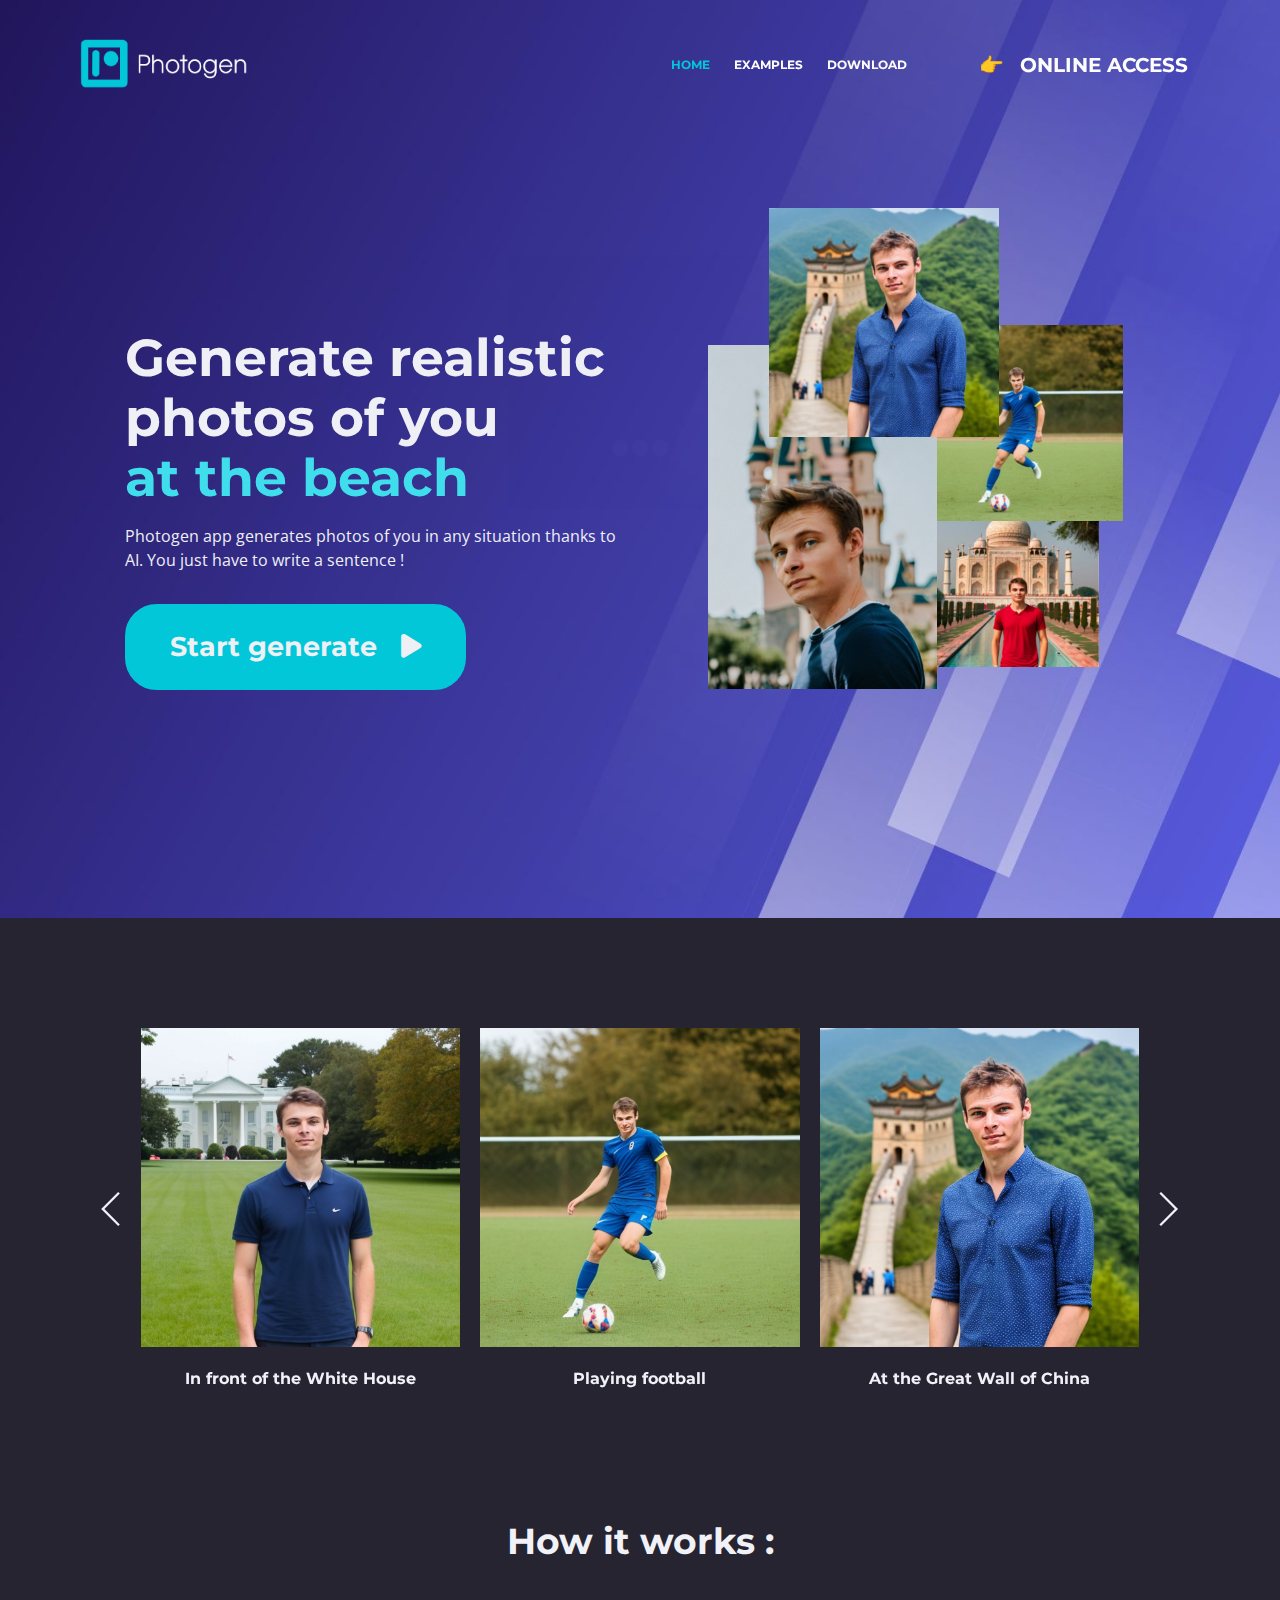
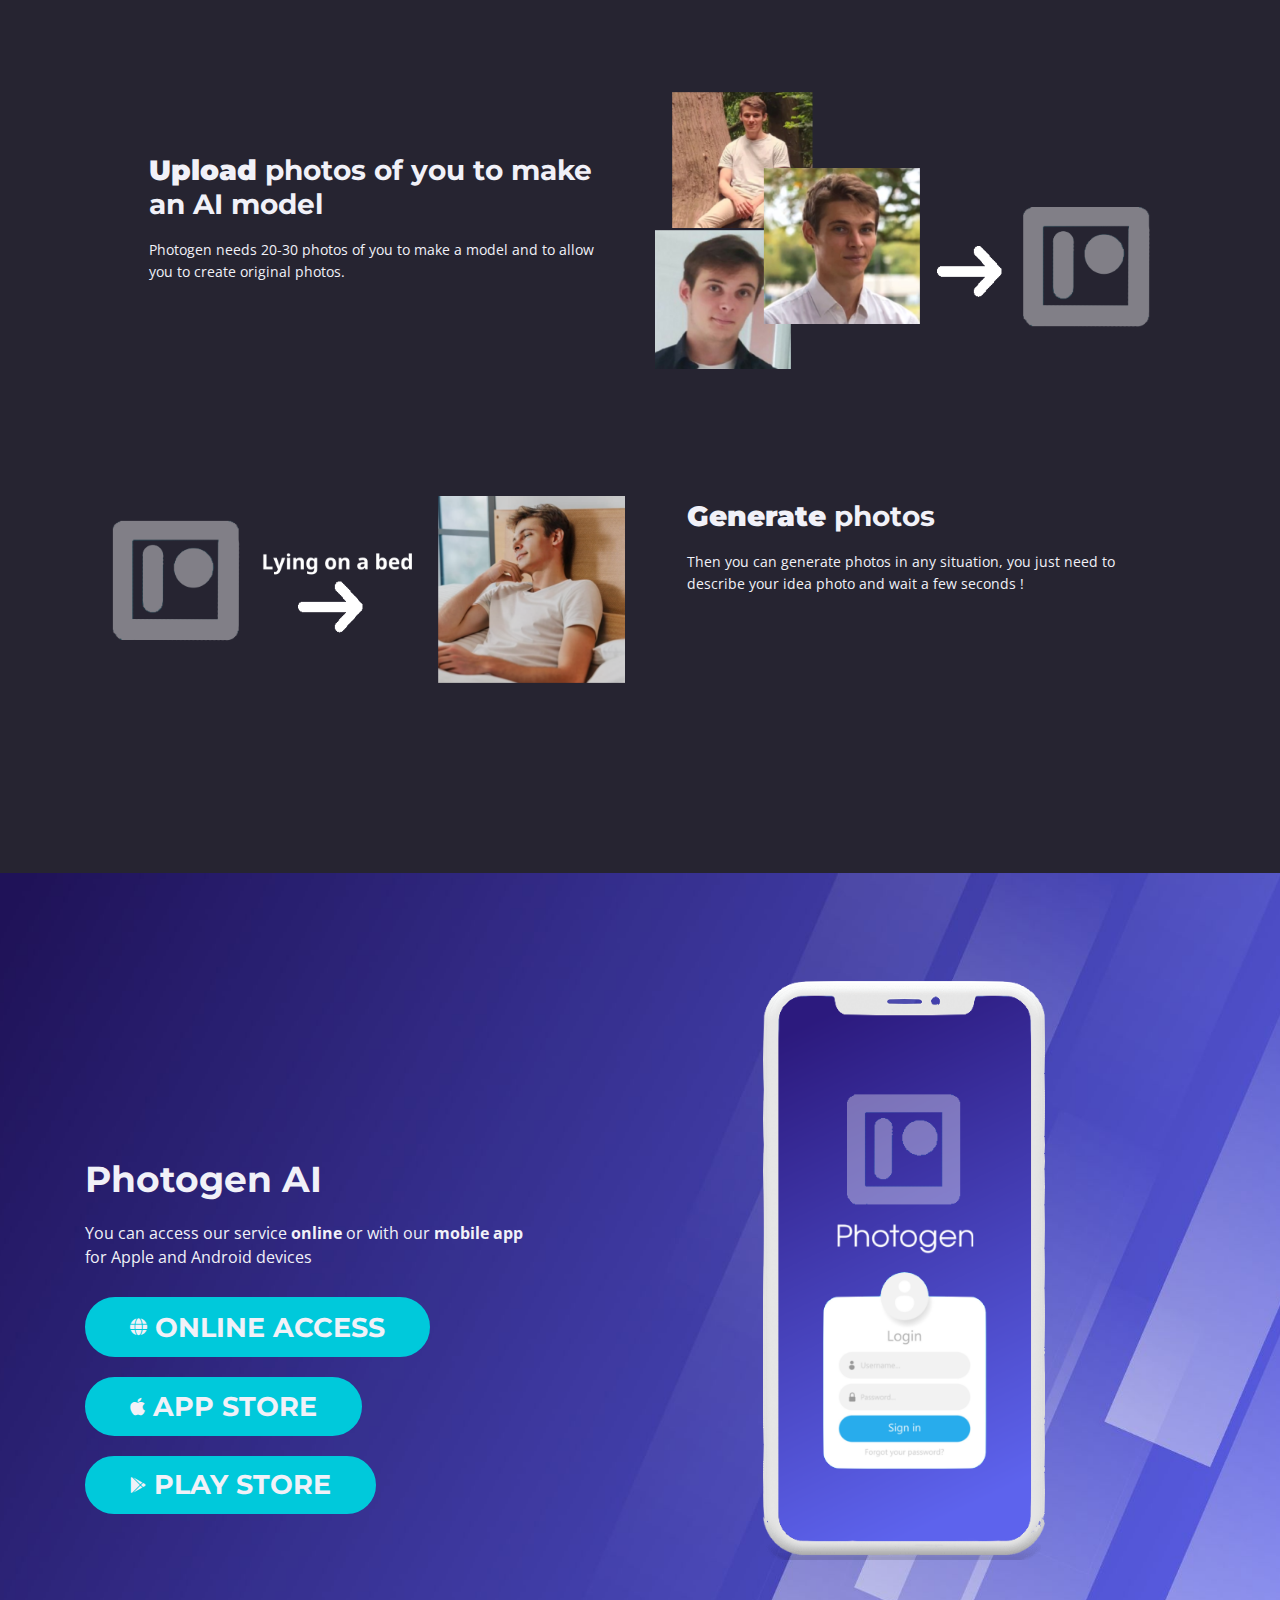
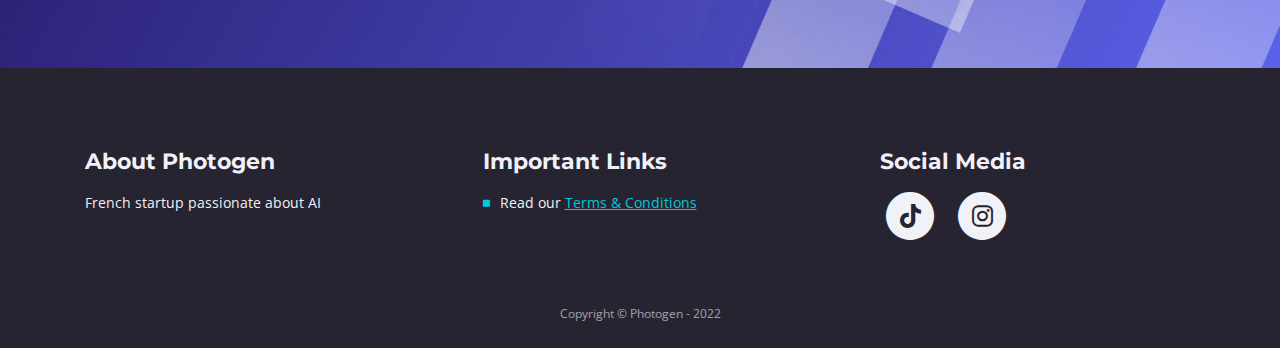
<file: index.html>
<!DOCTYPE html>
<html lang="en">
<head>
    <meta charset="utf-8">
    <meta name="viewport" content="width=device-width, initial-scale=1, shrink-to-fit=no">
    
    <!-- SEO Meta Tags -->
    <meta name="description" content="Photogen, a mobile app and website to generate realistic photos using AI">
    <meta name="author" content="Photogen">

    <!-- OG Meta Tags to improve the way the post looks when you share the page on LinkedIn, Facebook, Google+ -->
	<meta property="og:site_name" content="" /> <!-- website name -->
	<meta property="og:site" content="" /> <!-- website link -->
	<meta property="og:title" content=""/> <!-- title shown in the actual shared post -->
	<meta property="og:description" content="" /> <!-- description shown in the actual shared post -->
	<meta property="og:image" content="" /> <!-- image link, make sure it's jpg -->
	<meta property="og:url" content="" /> <!-- where do you want your post to link to -->
	<meta property="og:type" content="article" />

    <!-- Website Title -->
    <title>Photogen - Your AI-powered photographer</title>
    
    <!-- Styles -->
    <link href="https://fonts.googleapis.com/css?family=Montserrat:400,600,700" rel="stylesheet">
    <link href="https://fonts.googleapis.com/css?family=Open+Sans:400,400i,700,700i" rel="stylesheet">
    <link href="css/bootstrap.css" rel="stylesheet">
    <link href="https://cdnjs.cloudflare.com/ajax/libs/font-awesome/6.2.1/css/all.min.css" rel="stylesheet">
    <link href="css/swiper.css" rel="stylesheet">
	<link href="css/magnific-popup.css" rel="stylesheet">
	<link href="css/styles.css" rel="stylesheet">
	
	<!-- Favicon  -->
    <link rel="icon" href="images/favicon.png">
</head>
<body data-spy="scroll" data-target=".fixed-top">
    
    <!-- Preloader -->
	<div class="spinner-wrapper">
        <div class="spinner">
            <div class="bounce1"></div>
            <div class="bounce2"></div>
            <div class="bounce3"></div>
        </div>
    </div>
    <!-- end of preloader -->
    

    <!-- Navbar -->
    <nav class="navbar navbar-expand-md navbar-dark navbar-custom fixed-top">
        <!-- Text Logo - Use this if you don't have a graphic logo -->
        <!-- <a class="navbar-brand logo-text page-scroll" href="index.html">Photogen</a> -->

        <!-- Image Logo -->
        <a class="navbar-brand logo-image" href="index.html"><img src="images/logo.png" alt="alternative"></a>
        
        <!-- Mobile Menu Toggle Button -->
        <button class="navbar-toggler" type="button" data-toggle="collapse" data-target="#navbarsExampleDefault" aria-controls="navbarsExampleDefault" aria-expanded="false" aria-label="Toggle navigation">
            <span class="navbar-toggler-awesome fas fa-bars"></span>
            <span class="navbar-toggler-awesome fas fa-times"></span>
        </button>
        <!-- end of mobile menu toggle button -->

        <div class="collapse navbar-collapse" id="navbarsExampleDefault">
            <ul class="navbar-nav ml-auto">
                <li class="nav-item">
                    <a class="nav-link page-scroll" href="#header">HOME <span class="sr-only">(current)</span></a>
                </li>
                <li class="nav-item">
                    <a class="nav-link page-scroll" href="#examples">EXAMPLES</a>
                </li>
                <li class="nav-item">
                    <a class="nav-link page-scroll" href="#download">DOWNLOAD</a>
                </li>

                <!-- Dropdown Menu -->
<!--                <li class="nav-item dropdown">-->
<!--                    <a class="nav-link dropdown-toggle page-scroll" href="#details" id="navbarDropdown" role="button" aria-haspopup="true" aria-expanded="false">DETAILS</a>-->
<!--                    <div class="dropdown-menu" aria-labelledby="navbarDropdown">-->
<!--                        <a class="dropdown-item" href="terms-conditions.html"><span class="item-text">TERMS CONDITIONS</span></a>-->
<!--                        <div class="dropdown-items-divide-hr"></div>-->
<!--                        <a class="dropdown-item" href="privacy-policy.html"><span class="item-text">PRIVACY POLICY</span></a>-->
<!--                    </div>-->
<!--                </li>-->

                <li class="nav-item signin">
                    <a style="font-size: 20px;" class="nav-link page-scroll"><span>👉</span> <span style="margin-left: 10px"> ONLINE ACCESS  </span>  </a>
                </li>
            </ul>

        </div>
    </nav> <!-- end of navbar -->
    <!-- end of navbar -->


    <!-- Header -->
    <header id="header" class="header">
        <div class="header-content">
            <div class="container">
                <div class="row">
                    <div class="col-lg-6">
                        <div class="text-container">
                            <h1>Generate realistic photos of you <br><span id="js-rotating">at the beach, playing football, at the taj mahal</span></h1>
                            <p class="p-large">Photogen app generates photos of you in any situation thanks to AI. You just have to write a sentence !</p>
                            <a class="btn-solid-lg page-scroll">Start generate &nbsp <i class="fa fa-play"></i></a>

                        </div>
                    </div> <!-- end of col -->
                    <div class="col-lg-6">
                        <div class="image-container">
                            <img class="img-fluid" src="images/header-iphone.png" alt="alternative">
                        </div> <!-- end of image-container -->
                    </div> <!-- end of col -->
                </div> <!-- end of row -->
            </div> <!-- end of container -->
        </div> <!-- end of header-content -->
    </header> <!-- end of header -->
    <!-- end of header -->


    <!-- Testimonials -->
    <div id="examples" class="slider-1 padding-top">
        <div class="container">
            <div class="row">
                <div class="col-lg-12">

                    <!-- Card Slider -->
                    <div class="slider-container">
                        <div class="swiper-container card-slider">
                            <div class="swiper-wrapper">
                                
                                <!-- Slide -->
                                <div class="swiper-slide">
                                    <div class="card">
                                        <a href="images/photo2.png" class="popup-link" data-effect="fadeIn">
                                            <img class="img-fluid" src="images/photo2.png" alt="alternative">
                                        </a>
                                        <div class="card-body">
                                            <p class="testimonial-author">In front of the White House</p>
                                        </div>
                                    </div>
                                </div> <!-- end of swiper-slide -->
                                <!-- end of slide -->
        

                                <!-- Slide -->
                                <div class="swiper-slide">
                                    <div class="card">
                                    <a href="images/photo3.png" class="popup-link" data-effect="fadeIn">
                                        <img class="img-fluid" src="images/photo3.png" alt="alternative">
                                        </a>
                                        <div class="card-body">
                                            <p class="testimonial-author">Playing football</p>
                                        </div>
                                    </div>        
                                </div> <!-- end of swiper-slide -->
                                <!-- end of slide -->
        
                                <!-- Slide -->
                                <div class="swiper-slide">
                                    <div class="card">
                                    <a href="images/photo4.png" class="popup-link" data-effect="fadeIn">
                                        <img class="img-fluid" src="images/photo4.png" alt="alternative">
                                        </a>
                                        <div class="card-body">
                                            <p class="testimonial-author">At the Great Wall of China</p>
                                        </div>
                                    </div>
                                </div> <!-- end of swiper-slide -->
                                <!-- end of slide -->
        
                                <!-- Slide -->
                                <div class="swiper-slide">
                                    <div class="card">
                                    <a href="images/photoè.png" class="popup-link" data-effect="fadeIn">
                                        <img class="img-fluid" src="images/photoè.png" alt="alternative">
                                        </a>
                                        <div class="card-body">
                                            <p class="testimonial-author">At the Taj Mahal</p>
                                        </div>
                                    </div>        
                                </div> <!-- end of swiper-slide -->
                                <!-- end of slide -->
        
                                <!-- Slide -->
                                <div class="swiper-slide">
                                    <div class="card">
                                    <a href="images/photo5.png" class="popup-link" data-effect="fadeIn">
                                        <img  class="img-fluid" src="images/photo5.png" alt="alternative">
                                        </a>
                                        <div class="card-body">
                                            <p class="testimonial-author">At the beach</p>
                                        </div>
                                    </div>
                                </div> <!-- end of swiper-slide -->
                                <!-- end of slide -->

                            </div> <!-- end of swiper-wrapper -->

                            <!-- Add Arrows -->
                            <div class="swiper-button-next"></div>
                            <div class="swiper-button-prev"></div>
                            <!-- end of add arrows -->

                        </div> <!-- end of swiper-container -->
                    </div> <!-- end of slider-container -->
                    <!-- end of card slider -->

                </div> <!-- end of col -->
            </div> <!-- end of row -->
        </div> <!-- end of container -->
    </div> <!-- end of slider-1 -->
    <!-- end of testimonials -->
    


    <!-- Details 1 -->
    <div id="explanation-1" class="basic-2">
            <h2 class="padding-btm text-center">How it works :</h2>

        <div class="container">
            <div class="row">
            <div class="col-lg-6">
                    <div class="text-container">
                        <h3><b>Upload</b> photos of you to make an AI model</h3>
                        <p>Photogen needs 20-30 photos of you to make a model and to allow you to create original photos.</p>
                        <!--<a class="btn-solid-reg popup-with-move-anim" href="#details-lightbox-1">LIGHTBOX</a>-->
                    </div> <!-- end of text-container -->
                </div> <!-- end of col -->
                <div class="col-lg-6">
                <a>
                    <img class="img-fluid" src="images/details-1-iphone.png" alt="alternative">
                </a>
                </div> <!-- end of col -->

            </div> <!-- end of row -->
        </div> <!-- end of container -->
    </div> <!-- end of basic-2 -->
    <!-- end of details 1 -->


    <!-- Details 2 -->
    <div id="explanation-2" class="basic-3">
        <div class="second">
            <div class="container">
                <div class="row">
                    <div class="col-lg-6">
                        <a>
                            <img class="img-fluid" src="images/details-2-iphone.png" alt="alternative">
                        </a>
                    </div> <!-- end of col -->
                    <div class="col-lg-6">
                        <div class="text-container">
                            <h3><b>Generate</b> photos</h3>
                            <p>Then you can generate photos in any situation, you just need to describe your idea photo and wait a few seconds !</p>
                            <!--<a class="btn-solid-reg popup-with-move-anim" href="#details-lightbox-2">LIGHTBOX</a>-->
                        </div> <!-- end of text-container -->
                    </div> <!-- end of col -->
                </div> <!-- end of row -->
            </div> <!-- end of container -->
        </div> <!-- end of second -->
    </div> <!-- end of basic-3 -->    
    <!-- end of details 2 -->



    <!-- Download -->
    <div id="download" class="basic-4">
        <div class="container">
            <div class="row">
                <div class="col-lg-6 col-xl-5">
                    <div class="text-container">
                        <h2><span class="blue">Photogen AI</span></h2>
                        <p class="p-large">You can access our service <b>online</b> or with our <b>mobile app</b> for Apple and Android devices</p>
                        <a class="btn-solid-lg"><i class="fa-solid fa-globe fa-2xs"></i> ONLINE ACCESS</a>
                        <a class="btn-solid-lg""><i class="fab fa-apple"></i>APP STORE</a>
                        <a class="btn-solid-lg""><i class="fab fa-google-play"></i>PLAY STORE</a>
                    </div> <!-- end of text-container -->
                </div> <!-- end of col -->
                <div class="col-lg-6 col-xl-7">
                    <div class="image-container">
                        <img class="img-fluid" src="images/download.png" alt="alternative">
                    </div> <!-- end of img-container -->
                </div> <!-- end of col -->
            </div> <!-- end of row -->
        </div> <!-- end of container -->
    </div> <!-- end of basic-4 -->
    <!-- end of download -->

    <!-- Statistics -->
<!--    <div class="counter">-->
<!--        <div class="container">-->
<!--            <div class="row">-->
<!--                <div class="col-lg-12">-->
<!--                    -->
<!--                    &lt;!&ndash; Counter &ndash;&gt;-->
<!--                    <div id="counter">-->
<!--                        <div class="cell">-->
<!--                            <div class="counter-value number-count" data-count="11">1</div>-->
<!--                            <p class="counter-info">Models created</p>-->
<!--                        </div>-->
<!--                        <div class="cell">-->
<!--                            <div class="counter-value number-count" data-count="29">1</div>-->
<!--                            <p class="counter-info">Photos generated</p>-->
<!--                        </div>-->
<!--                        <div class="cell"></div>-->
<!--                        <div class="cell">-->
<!--                            <div class="counter-value number-count" data-count="2">1</div>-->
<!--                            <p class="counter-info">Website visitors</p>-->
<!--                        </div>-->

<!--                    </div>-->
<!--                    &lt;!&ndash; end of counter &ndash;&gt;-->
<!--                    -->
<!--                </div> &lt;!&ndash; end of col &ndash;&gt;-->
<!--            </div> &lt;!&ndash; end of row &ndash;&gt;-->
<!--        </div> &lt;!&ndash; end of container &ndash;&gt;-->
<!--    </div> &lt;!&ndash; end of counter &ndash;&gt;-->
<!--    &lt;!&ndash; end of statistics &ndash;&gt;-->

    <!-- Footer -->
    <div class="footer">
        <div class="container">
            <div class="row">
                <div class="col-md-4">
                    <div class="footer-col">
                        <h4>About Photogen</h4>
                        <p>French startup passionate about AI</p>
                    </div>
                </div> <!-- end of col -->
                <div class="col-md-4">
                    <div class="footer-col middle">
                        <h4>Important Links</h4>
                        <ul class="list-unstyled li-space-lg">
                            <li class="media">
                                <i class="fas fa-square"></i>
                                <div class="media-body">Read our <a class="turquoise" href="terms-conditions.html">Terms & Conditions</a></div>
                            </li>
                        </ul>
                    </div>
                </div> <!-- end of col -->
                <div class="col-md-4">
                    <div class="footer-col last">
                        <h4>Social Media</h4>
<!--                        <span class="fa-stack">-->
<!--                            <a href="#your-link">-->
<!--                                <i class="fas fa-circle fa-stack-2x"></i>-->
<!--                                <i class="fab fa-facebook-f fa-stack-1x"></i>-->
<!--                            </a>-->
<!--                        </span>-->
<!--                        <span class="fa-stack">-->
<!--                            <a href="#your-link">-->
<!--                                <i class="fas fa-circle fa-stack-2x"></i>-->
<!--                                <i class="fab fa-twitter fa-stack-1x"></i>-->
<!--                            </a>-->
<!--                        </span>-->
                        <span class="fa-stack">
                            <a href="https://www.tiktok.com/@photo.gen" target="_blank">
                                <i class="fas fa-circle fa-stack-2x"></i>
                                <i class="fa-brands fa-tiktok fa-stack-1x"></i>
                            </a>
                        </span>
                        <span class="fa-stack">
                            <a href="https://www.instagram.com/photogen.app/" target="_blank">
                                <i class="fas fa-circle fa-stack-2x"></i>
                                <i class="fab fa-instagram fa-stack-1x"></i>
                            </a>
                        </span>
                    </div> 
                </div> <!-- end of col -->
            </div> <!-- end of row -->
        </div> <!-- end of container -->
    </div> <!-- end of footer -->  
    <!-- end of footer -->


    <!-- Copyright -->
    <div class="copyright">
        <div class="container">
            <div class="row">
                <div class="col-lg-12">
                    <p class="p-small">Copyright © Photogen - 2022</p>
                </div> <!-- end of col -->
            </div> <!-- enf of row -->
        </div> <!-- end of container -->
    </div> <!-- end of copyright --> 
    <!-- end of copyright -->
    
    	
    <!-- Scripts -->
    <script src="js/jquery.min.js"></script> <!-- jQuery for Bootstrap's JavaScript plugins -->
    <script src="js/popper.min.js"></script> <!-- Popper tooltip library for Bootstrap -->
    <script src="js/bootstrap.min.js"></script> <!-- Bootstrap framework -->
    <script src="js/jquery.easing.min.js"></script> <!-- jQuery Easing for smooth scrolling between anchors -->
    <script src="js/swiper.min.js"></script> <!-- Swiper for image and text sliders -->
    <script src="js/jquery.magnific-popup.js"></script> <!-- Magnific Popup for lightboxes -->
    <script src="js/morphext.min.js"></script> <!-- Morphtext rotating text in the header -->
    <script src="js/validator.min.js"></script> <!-- Validator.js - Bootstrap plugin that validates forms -->
    <script src="js/scripts.js"></script> <!-- Custom scripts -->
</body>
</html>
</file>
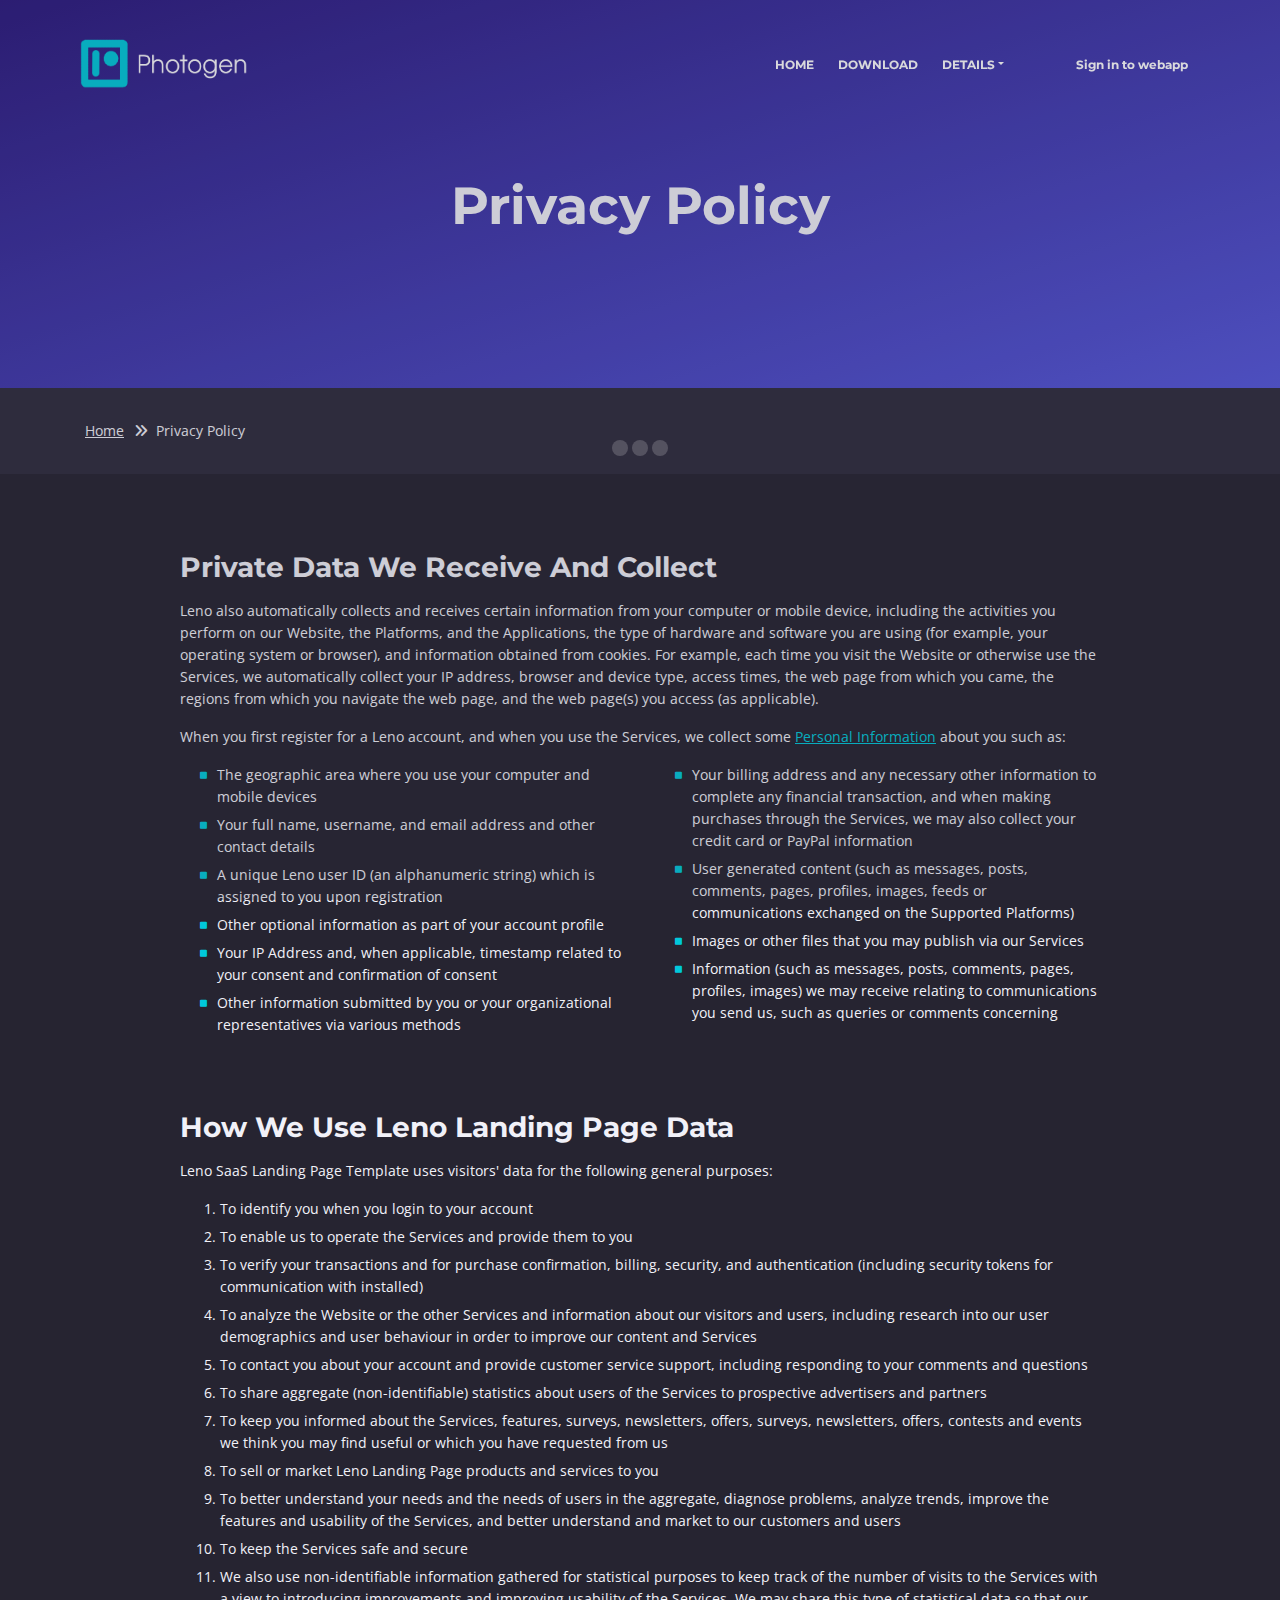
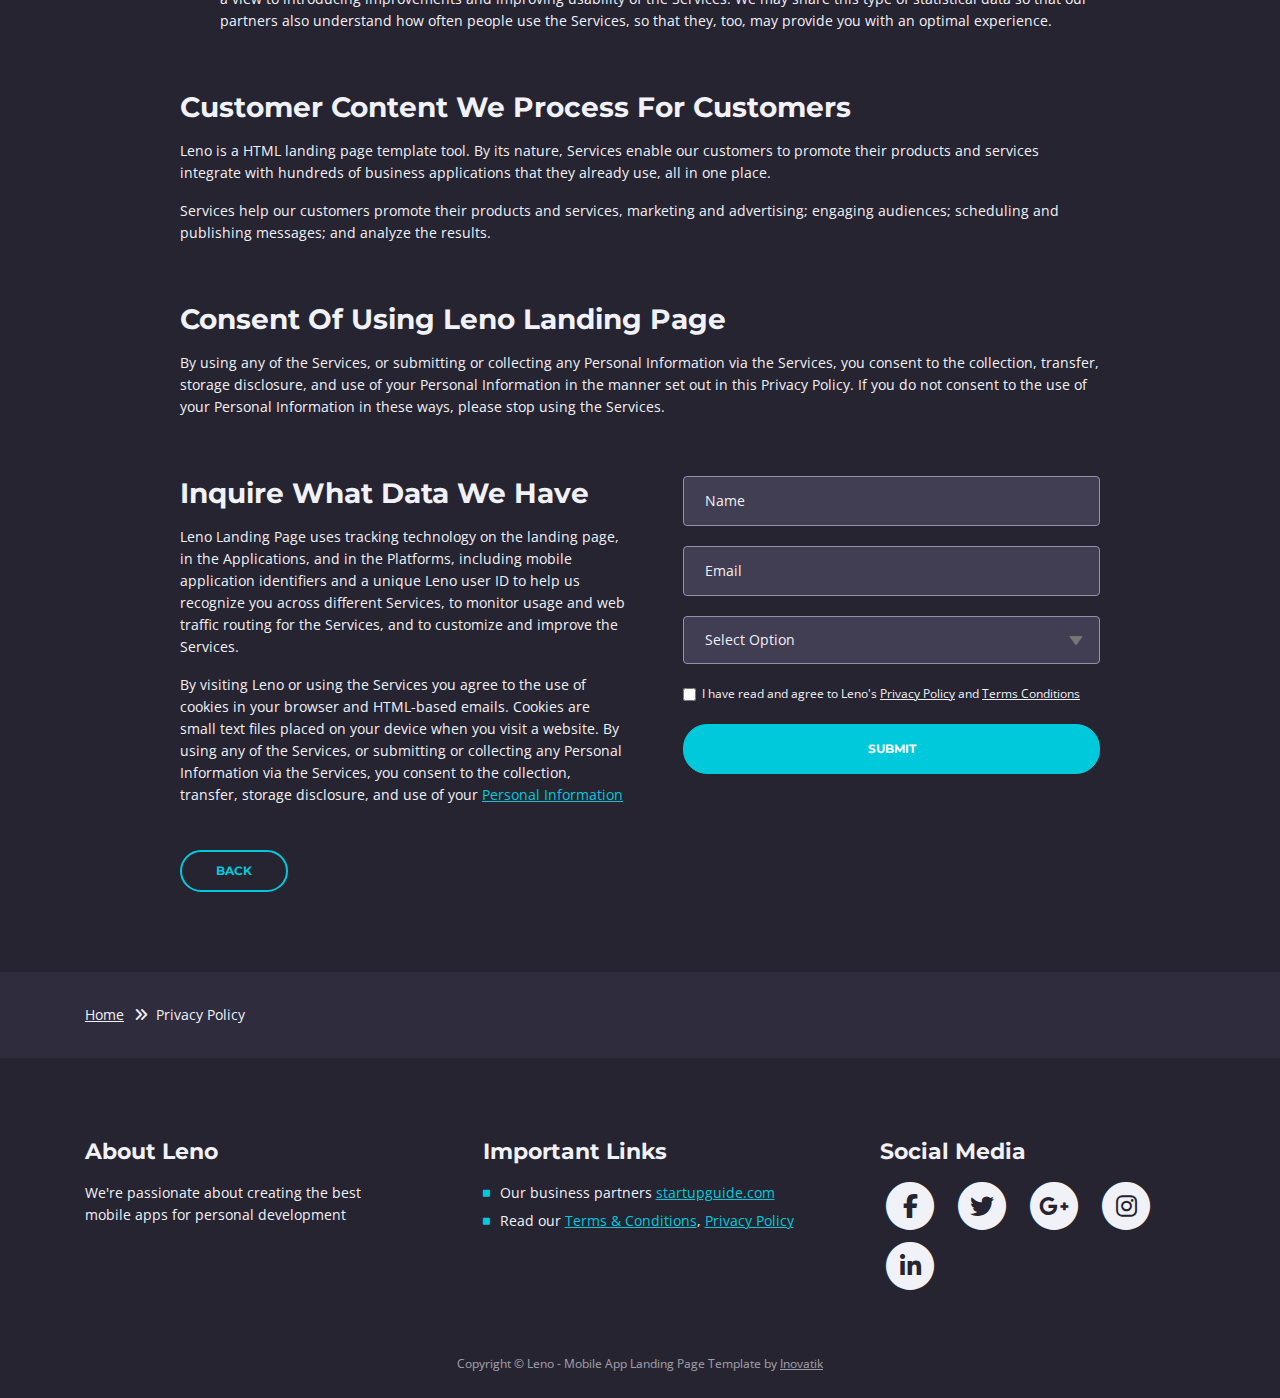
<file: privacy-policy.html>
<!DOCTYPE html>
<html lang="en">
<head>
    <meta charset="utf-8">
    <meta name="viewport" content="width=device-width, initial-scale=1, shrink-to-fit=no">
    
    <!-- SEO Meta Tags -->
    <meta name="description" content="Free mobile app HTML landing page template to help you build a great online presence for your app which will convert visitors into users">
    <meta name="author" content="Inovatik">

    <!-- OG Meta Tags to improve the way the post looks when you share the page on LinkedIn, Facebook, Google+ -->
	<meta property="og:site_name" content="" /> <!-- website name -->
	<meta property="og:site" content="" /> <!-- website link -->
	<meta property="og:title" content=""/> <!-- title shown in the actual shared post -->
	<meta property="og:description" content="" /> <!-- description shown in the actual shared post -->
	<meta property="og:image" content="" /> <!-- image link, make sure it's jpg -->
	<meta property="og:url" content="" /> <!-- where do you want your post to link to -->
	<meta property="og:type" content="article" />

    <!-- Website Title -->
    <title>Privacy Policy - Leno - Free Mobile App Landing Page Template</title>
    
    <!-- Styles -->
    <link href="https://fonts.googleapis.com/css?family=Open+Sans:300,300i,400,400i,600,600i,700,700i" rel="stylesheet">
    <link href="https://fonts.googleapis.com/css?family=Montserrat:600,700" rel="stylesheet">
    <link href="css/bootstrap.css" rel="stylesheet">
    <link href="https://cdnjs.cloudflare.com/ajax/libs/font-awesome/6.2.1/css/all.min.css" rel="stylesheet">
    <link href="css/swiper.css" rel="stylesheet">
	<link href="css/magnific-popup.css" rel="stylesheet">
    <link href="css/styles.css" rel="stylesheet">
	
	<!-- Favicon  -->
    <link rel="icon" href="images/favicon.png">
</head>
<body data-spy="scroll" data-target=".fixed-top">
    
    <!-- Preloader -->
	<div class="spinner-wrapper">
        <div class="spinner">
            <div class="bounce1"></div>
            <div class="bounce2"></div>
            <div class="bounce3"></div>
        </div>
    </div>
    <!-- end of preloader -->
    

   <!-- Navbar -->
    <nav class="navbar navbar-expand-md navbar-dark navbar-custom fixed-top">
        <!-- Text Logo - Use this if you don't have a graphic logo -->
        <!-- <a class="navbar-brand logo-text page-scroll" href="index.html">Photogen</a> -->

        <!-- Image Logo -->
        <a class="navbar-brand logo-image" href="index.html"><img src="images/logo.png" alt="alternative"></a>

        <!-- Mobile Menu Toggle Button -->
        <button class="navbar-toggler" type="button" data-toggle="collapse" data-target="#navbarsExampleDefault" aria-controls="navbarsExampleDefault" aria-expanded="false" aria-label="Toggle navigation">
            <span class="navbar-toggler-awesome fas fa-bars"></span>
            <span class="navbar-toggler-awesome fas fa-times"></span>
        </button>
        <!-- end of mobile menu toggle button -->

        <div class="collapse navbar-collapse" id="navbarsExampleDefault">
            <ul class="navbar-nav ml-auto">
                <li class="nav-item">
                    <a class="nav-link page-scroll" href="index.html">HOME <span class="sr-only">(current)</span></a>
                </li>
                <li class="nav-item">
                    <a class="nav-link page-scroll" href="index.html#download">DOWNLOAD</a>
                </li>

                <!-- Dropdown Menu -->
                <li class="nav-item dropdown">
                    <a class="nav-link dropdown-toggle page-scroll" href="#details" id="navbarDropdown" role="button" aria-haspopup="true" aria-expanded="false">DETAILS</a>
                    <div class="dropdown-menu" aria-labelledby="navbarDropdown">
                        <a class="dropdown-item" href="terms-conditions.html"><span class="item-text">TERMS CONDITIONS</span></a>
                        <div class="dropdown-items-divide-hr"></div>
                        <a class="dropdown-item" href="privacy-policy.html"><span class="item-text">PRIVACY POLICY</span></a>
                    </div>
                </li>

                <li class="nav-item signin">
                    <a class="nav-link page-scroll" onclick="alert('The app is coming very soon !')">Sign in to webapp</a>
                </li>
            </ul>

        </div>
    </nav> <!-- end of navbar -->
    <!-- end of navbar -->


    <!-- Header -->
    <header id="header" class="ex-header">
        <div class="container">
            <div class="row">
                <div class="col-md-12">
                    <h1>Privacy Policy</h1>
                </div> <!-- end of col -->
            </div> <!-- end of row -->
        </div> <!-- end of container -->
    </header> <!-- end of ex-header -->
    <!-- end of header -->


    <!-- Breadcrumbs -->
    <div class="ex-basic-1">
        <div class="container">
            <div class="row">
                <div class="col-lg-12">
                    <div class="breadcrumbs">
                        <a href="index.html">Home</a><i class="fa fa-angle-double-right"></i><span>Privacy Policy</span>
                    </div> <!-- end of breadcrumbs -->
                </div> <!-- end of col -->
            </div> <!-- end of row -->
        </div> <!-- end of container -->
    </div> <!-- end of ex-basic-1 -->
    <!-- end of breadcrumbs -->


    <!-- Privacy Content -->
    <div class="ex-basic-2">
        <div class="container">
            <div class="row">
                <div class="col-lg-10 offset-lg-1">
                    <div class="text-container">
                        <h3>Private Data We Receive And Collect</h3>
                        <p>Leno also automatically collects and receives certain information from your computer or mobile device, including the activities you perform on our Website, the Platforms, and the Applications, the type of hardware and software you are using (for example, your operating system or browser), and information obtained from cookies. For example, each time you visit the Website or otherwise use the Services, we automatically collect your IP address, browser and device type, access times, the web page from which you came, the regions from which you navigate the web page, and the web page(s) you access (as applicable).</p>
                        <p>When you first register for a Leno account, and when you use the Services, we collect some <a class="turquoise" href="#your-link">Personal Information</a> about you such as:</p>
                        <div class="row">
                            <div class="col-md-6">
                                <ul class="list-unstyled li-space-lg indent">
                                    <li class="media">
                                        <i class="fas fa-square"></i>
                                        <div class="media-body">The geographic area where you use your computer and mobile devices</div>
                                    </li>
                                    <li class="media">
                                        <i class="fas fa-square"></i>
                                        <div class="media-body">Your full name, username, and email address and other contact details</div>
                                    </li>
                                    <li class="media">
                                        <i class="fas fa-square"></i>
                                        <div class="media-body">A unique Leno user ID (an alphanumeric string) which is assigned to you upon registration</div>
                                    </li>
                                    <li class="media">
                                        <i class="fas fa-square"></i>
                                        <div class="media-body">Other optional information as part of your account profile</div>
                                    </li>
                                    <li class="media">
                                        <i class="fas fa-square"></i>
                                        <div class="media-body">Your IP Address and, when applicable, timestamp related to your consent and confirmation of consent</div>
                                    </li>
                                    <li class="media">
                                        <i class="fas fa-square"></i>
                                        <div class="media-body">Other information submitted by you or your organizational representatives via various methods</div>
                                    </li>
                                </ul>
                            </div> <!-- end of col -->

                            <div class="col-md-6">
                                <ul class="list-unstyled li-space-lg indent">
                                    <li class="media">
                                        <i class="fas fa-square"></i>
                                        <div class="media-body">Your billing address and any necessary other information to complete any financial transaction, and when making purchases through the Services, we may also collect your credit card or PayPal information</div>
                                    </li>
                                    <li class="media">
                                        <i class="fas fa-square"></i>
                                        <div class="media-body">User generated content (such as messages, posts, comments, pages, profiles, images, feeds or communications exchanged on the Supported Platforms)</div>
                                    </li>
                                    <li class="media">
                                        <i class="fas fa-square"></i>
                                        <div class="media-body">Images or other files that you may publish via our Services</div>
                                    </li>
                                    <li class="media">
                                        <i class="fas fa-square"></i>
                                        <div class="media-body">Information (such as messages, posts, comments, pages, profiles, images) we may receive relating to communications you send us, such as queries or comments concerning</div>
                                    </li>
                                </ul>
                            </div> <!-- end of col -->
                        </div> <!-- end of row -->
                    </div> <!-- end of text-container-->
                    
                    <div class="text-container">
                        <h3>How We Use Leno Landing Page Data</h3>
                        <p>Leno SaaS Landing Page Template uses visitors' data for the following general purposes:</p>
                        <ol class="li-space-lg">
                            <li>To identify you when you login to your account</li>
                            <li>To enable us to operate the Services and provide them to you</li>
                            <li>To verify your transactions and for purchase confirmation, billing, security, and authentication (including security tokens for communication with installed)</li>
                            <li>To analyze the Website or the other Services and information about our visitors and users, including research into our user demographics and user behaviour in order to improve our content and Services</li>
                            <li>To contact you about your account and provide customer service support, including responding to your comments and questions</li>
                            <li>To share aggregate (non-identifiable) statistics about users of the Services to prospective advertisers and partners</li>
                            <li>To keep you informed about the Services, features, surveys, newsletters, offers, surveys, newsletters, offers, contests and events we think you may find useful or which you have requested from us</li>
                            <li>To sell or market Leno Landing Page products and services to you</li>
                            <li>To better understand your needs and the needs of users in the aggregate, diagnose problems, analyze trends, improve the features and usability of the Services, and better understand and market to our customers and users</li>
                            <li>To keep the Services safe and secure</li>
                            <li>We also use non-identifiable information gathered for statistical purposes to keep track of the number of visits to the Services with a view to introducing improvements and improving usability of the Services. We may share this type of statistical data so that our partners also understand how often people use the Services, so that they, too, may provide you with an optimal experience.</li>
                        </ol>
                    </div> <!-- end of text-container -->

                    <div class="text-container">
                        <h3>Customer Content We Process For Customers</h3>
                        <p>Leno is a HTML landing page template tool. By its nature, Services enable our customers to promote their products and services integrate with hundreds of business applications that they already use, all in one place.</p>
                        <p>Services help our customers promote their products and services, marketing and advertising; engaging audiences; scheduling and publishing messages; and analyze the results.</p>
                    </div> <!-- end of text container -->

                    <div class="text-container">
                        <h3>Consent Of Using Leno Landing Page</h3>
					    <p class="mb-5">By using any of the Services, or submitting or collecting any Personal Information via the Services, you consent to the collection, transfer, storage disclosure, and use of your Personal Information in the manner set out in this Privacy Policy. If you do not consent to the use of your Personal Information in these ways, please stop using the Services.</p>
                    </div> <!-- end of text-container -->
                                       
                    <div class="row">
                        <div class="col-md-6">
                            <div class="text-container last">
                                <h3>Inquire What Data We Have</h3>
                                <p>Leno Landing Page uses tracking technology on the landing page, in the Applications, and in the Platforms, including mobile application identifiers and a unique Leno user ID to help us recognize you across different Services, to monitor usage and web traffic routing for the Services, and to customize and improve the Services.</p>
                                <p> By visiting Leno or using the Services you agree to the use of cookies in your browser and HTML-based emails. Cookies are small text files placed on your device when you visit a website. By using any of the Services, or submitting or collecting any Personal Information via the Services, you consent to the collection, transfer, storage disclosure, and use of your <a class="turquoise" href="#your-link">Personal Information</a></p>
                            </div> <!-- end of text container -->
                        </div> <!-- end of col-->
                        <div class="col-md-6">

                            <!-- Privacy Form -->
                            <div class="form-container">
                                <form id="privacyForm" data-toggle="validator" data-focus="false">
                                    <div class="form-group">
                                        <input type="text" class="form-control-input" id="pname" required>
                                        <label class="label-control" for="pname">Name</label>
                                        <div class="help-block with-errors"></div>
                                    </div>
                                    <div class="form-group">
                                        <input type="email" class="form-control-input" id="pemail" required>
                                        <label class="label-control" for="pemail">Email</label>
                                        <div class="help-block with-errors"></div>
                                    </div>
                                    <div class="form-group">
                                        <select class="form-control-select" id="pselect" required>
                                            <option class="select-option" value="" disabled selected>Select Option</option>
                                            <option class="select-option" value="Delete data">Delete my data</option>
                                            <option class="select-option" value="Show me data">Show me my data</option>
                                        </select>
                                        <div class="help-block with-errors"></div>
                                    </div>
                                    <div class="form-group checkbox">
                                        <input type="checkbox" id="pterms" value="Agreed-to-Terms" required>I have read and agree to Leno's <a href="privacy-policy.html">Privacy Policy</a> and <a href="terms-conditions.html">Terms Conditions</a>
                                        <div class="help-block with-errors"></div>
                                    </div>
                                    <div class="form-group">
                                        <button type="submit" class="form-control-submit-button">SUBMIT</button>
                                    </div>
                                    <div class="form-message">
                                        <div id="pmsgSubmit" class="h3 text-center hidden"></div>
                                    </div>
                                </form>
                            </div> <!-- end of form container -->
                            <!-- end of privacy form -->

                        </div> <!-- end of col--> 
                    </div> <!-- end of row -->
                    <a class="btn-outline-reg back" href="index.html">BACK</a>
                </div> <!-- end of col-->
            </div> <!-- end of row -->
        </div> <!-- end of container -->
    </div> <!-- end of ex-basic-2 -->
    <!-- end of privacy content -->


    <!-- Breadcrumbs -->
    <div class="ex-basic-1">
        <div class="container">
            <div class="row">
                <div class="col-lg-12">
                    <div class="breadcrumbs">
                        <a href="index.html">Home</a><i class="fa fa-angle-double-right"></i><span>Privacy Policy</span>
                    </div> <!-- end of breadcrumbs -->
                </div> <!-- end of col -->
            </div> <!-- end of row -->
        </div> <!-- end of container -->
    </div> <!-- end of ex-basic-1 -->
    <!-- end of breadcrumbs -->

    
    <!-- Footer -->
    <div class="footer">
        <div class="container">
            <div class="row">
                <div class="col-md-4">
                    <div class="footer-col">
                        <h4>About Leno</h4>
                        <p>We're passionate about creating the best mobile apps for personal development</p>
                    </div>
                </div> <!-- end of col -->
                <div class="col-md-4">
                    <div class="footer-col middle">
                        <h4>Important Links</h4>
                        <ul class="list-unstyled li-space-lg">
                            <li class="media">
                                <i class="fas fa-square"></i>
                                <div class="media-body">Our business partners <a class="turquoise" href="#your-link">startupguide.com</a></div>
                            </li>
                            <li class="media">
                                <i class="fas fa-square"></i>
                                <div class="media-body">Read our <a class="turquoise" href="terms-conditions.html">Terms & Conditions</a>, <a class="turquoise" href="privacy-policy.html">Privacy Policy</a></div>
                            </li>
                        </ul>
                    </div>
                </div> <!-- end of col -->
                <div class="col-md-4">
                    <div class="footer-col last">
                        <h4>Social Media</h4>
                        <span class="fa-stack">
                            <a href="#your-link">
                                <i class="fas fa-circle fa-stack-2x"></i>
                                <i class="fab fa-facebook-f fa-stack-1x"></i>
                            </a>
                        </span>
                        <span class="fa-stack">
                            <a href="#your-link">
                                <i class="fas fa-circle fa-stack-2x"></i>
                                <i class="fab fa-twitter fa-stack-1x"></i>
                            </a>
                        </span>
                        <span class="fa-stack">
                            <a href="#your-link">
                                <i class="fas fa-circle fa-stack-2x"></i>
                                <i class="fab fa-google-plus-g fa-stack-1x"></i>
                            </a>
                        </span>
                        <span class="fa-stack">
                            <a href="#your-link">
                                <i class="fas fa-circle fa-stack-2x"></i>
                                <i class="fab fa-instagram fa-stack-1x"></i>
                            </a>
                        </span>
                        <span class="fa-stack">
                            <a href="#your-link">
                                <i class="fas fa-circle fa-stack-2x"></i>
                                <i class="fab fa-linkedin-in fa-stack-1x"></i>
                            </a>
                        </span>
                    </div> 
                </div> <!-- end of col -->
            </div> <!-- end of row -->
        </div> <!-- end of container -->
    </div> <!-- end of footer -->  
    <!-- end of footer -->


    <!-- Copyright -->
    <div class="copyright">
        <div class="container">
            <div class="row">
                <div class="col-lg-12">
                    <p class="p-small">Copyright © Leno - Mobile App Landing Page Template by <a href="http://www.inovatik.com">Inovatik</a></p>
                </div> <!-- end of col -->
            </div> <!-- enf of row -->
        </div> <!-- end of container -->
    </div> <!-- end of copyright --> 
    <!-- end of copyright -->

	
    <!-- Scripts -->
    <script src="js/jquery.min.js"></script> <!-- jQuery for Bootstrap's JavaScript plugins -->
    <script src="js/popper.min.js"></script> <!-- Popper tooltip library for Bootstrap -->
    <script src="js/bootstrap.min.js"></script> <!-- Bootstrap framework -->
    <script src="js/jquery.easing.min.js"></script> <!-- jQuery Easing for smooth scrolling between anchors -->
    <script src="js/swiper.min.js"></script> <!-- Swiper for image and text sliders -->
    <script src="js/jquery.magnific-popup.js"></script> <!-- Magnific Popup for lightboxes -->
    <script src="js/morphext.min.js"></script> <!-- Morphtext rotating text in the header -->
    <script src="js/validator.min.js"></script> <!-- Validator.js - Bootstrap plugin that validates forms -->
    <script src="js/scripts.js"></script> <!-- Custom scripts -->
    
</body>
</html>
</file>
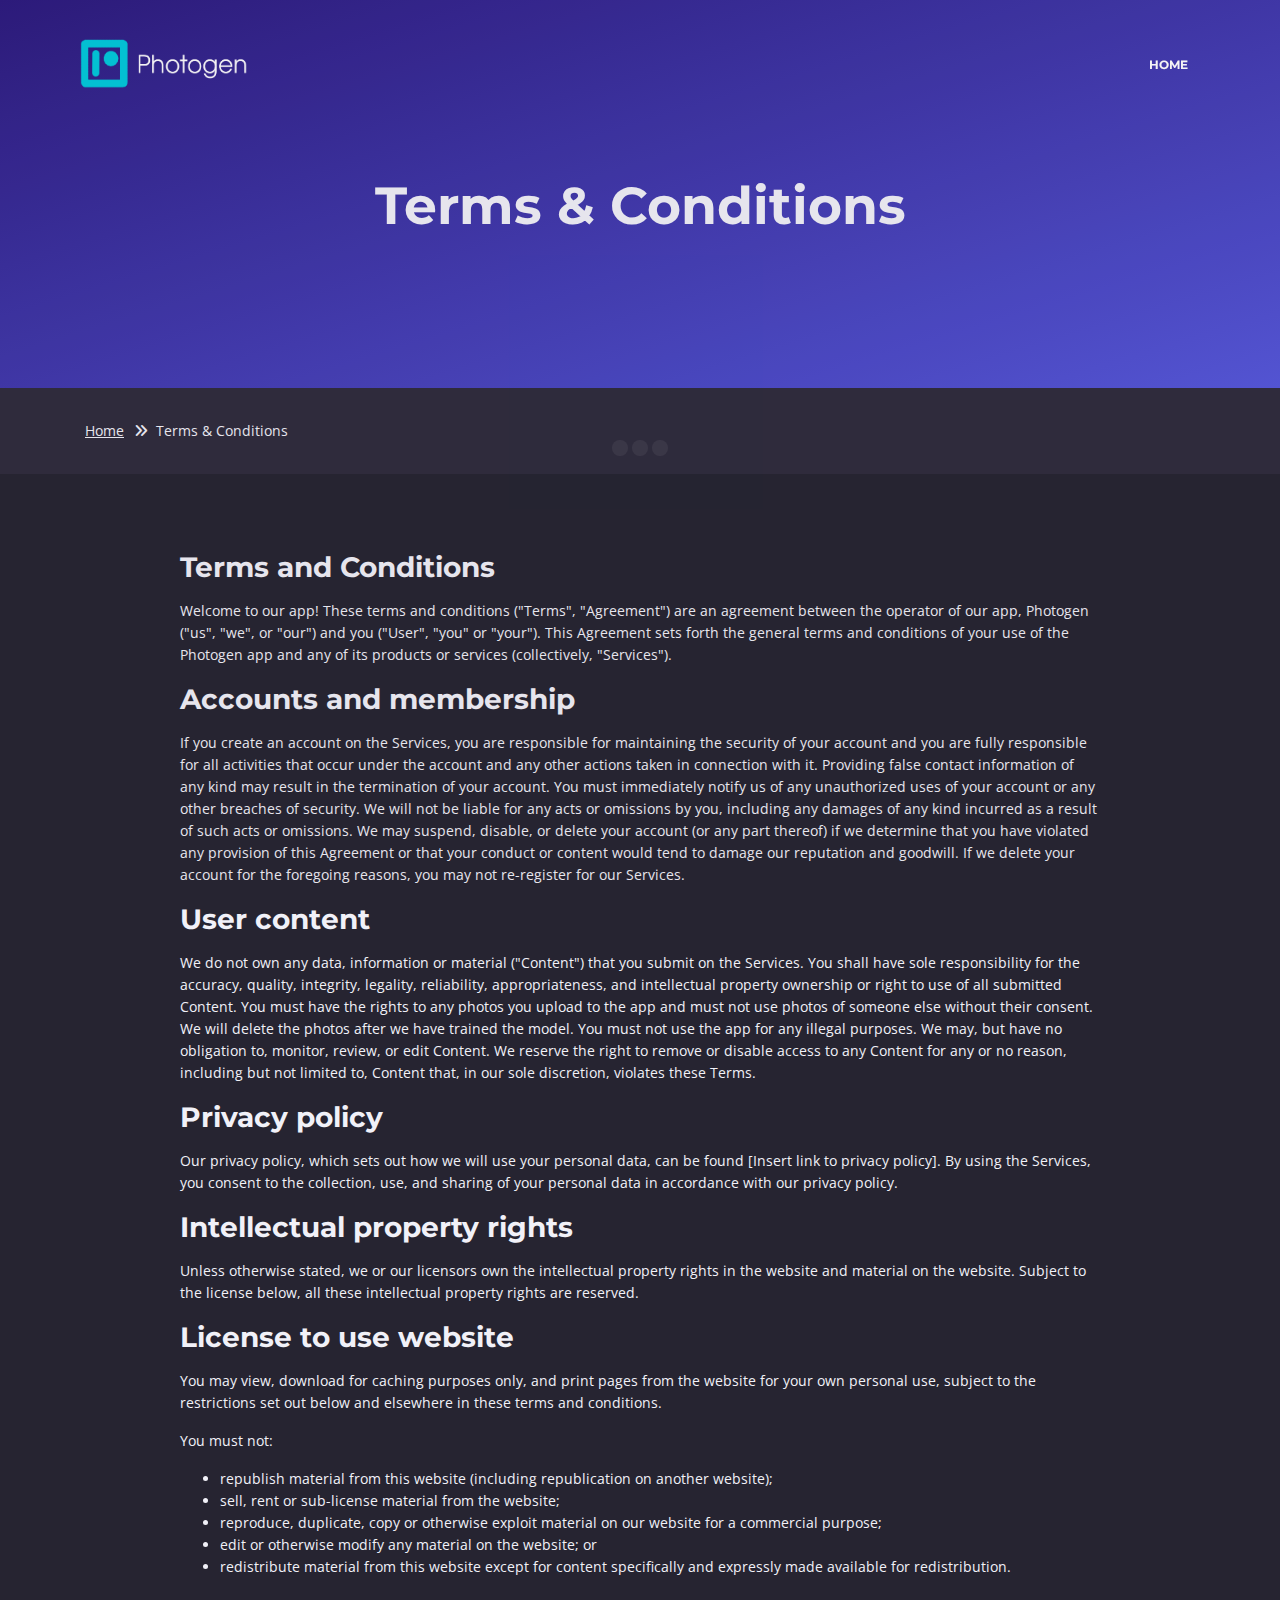
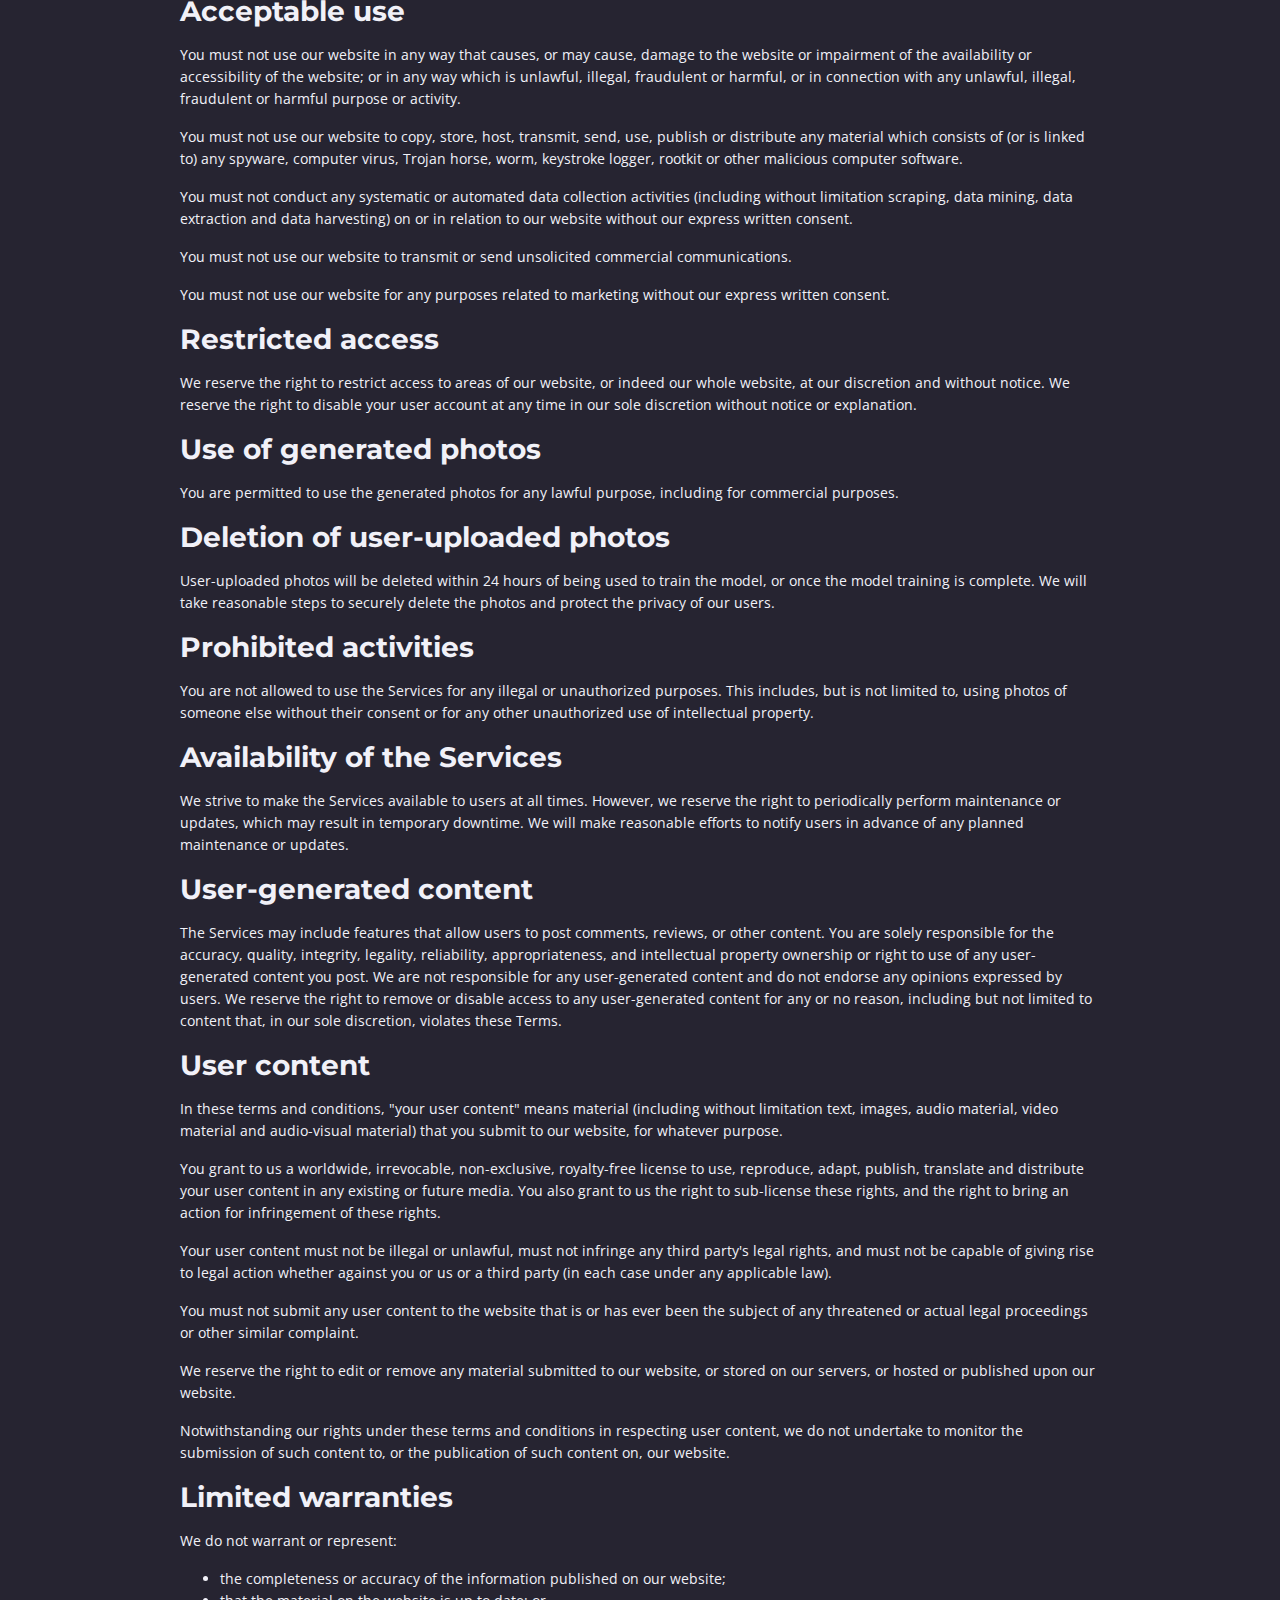
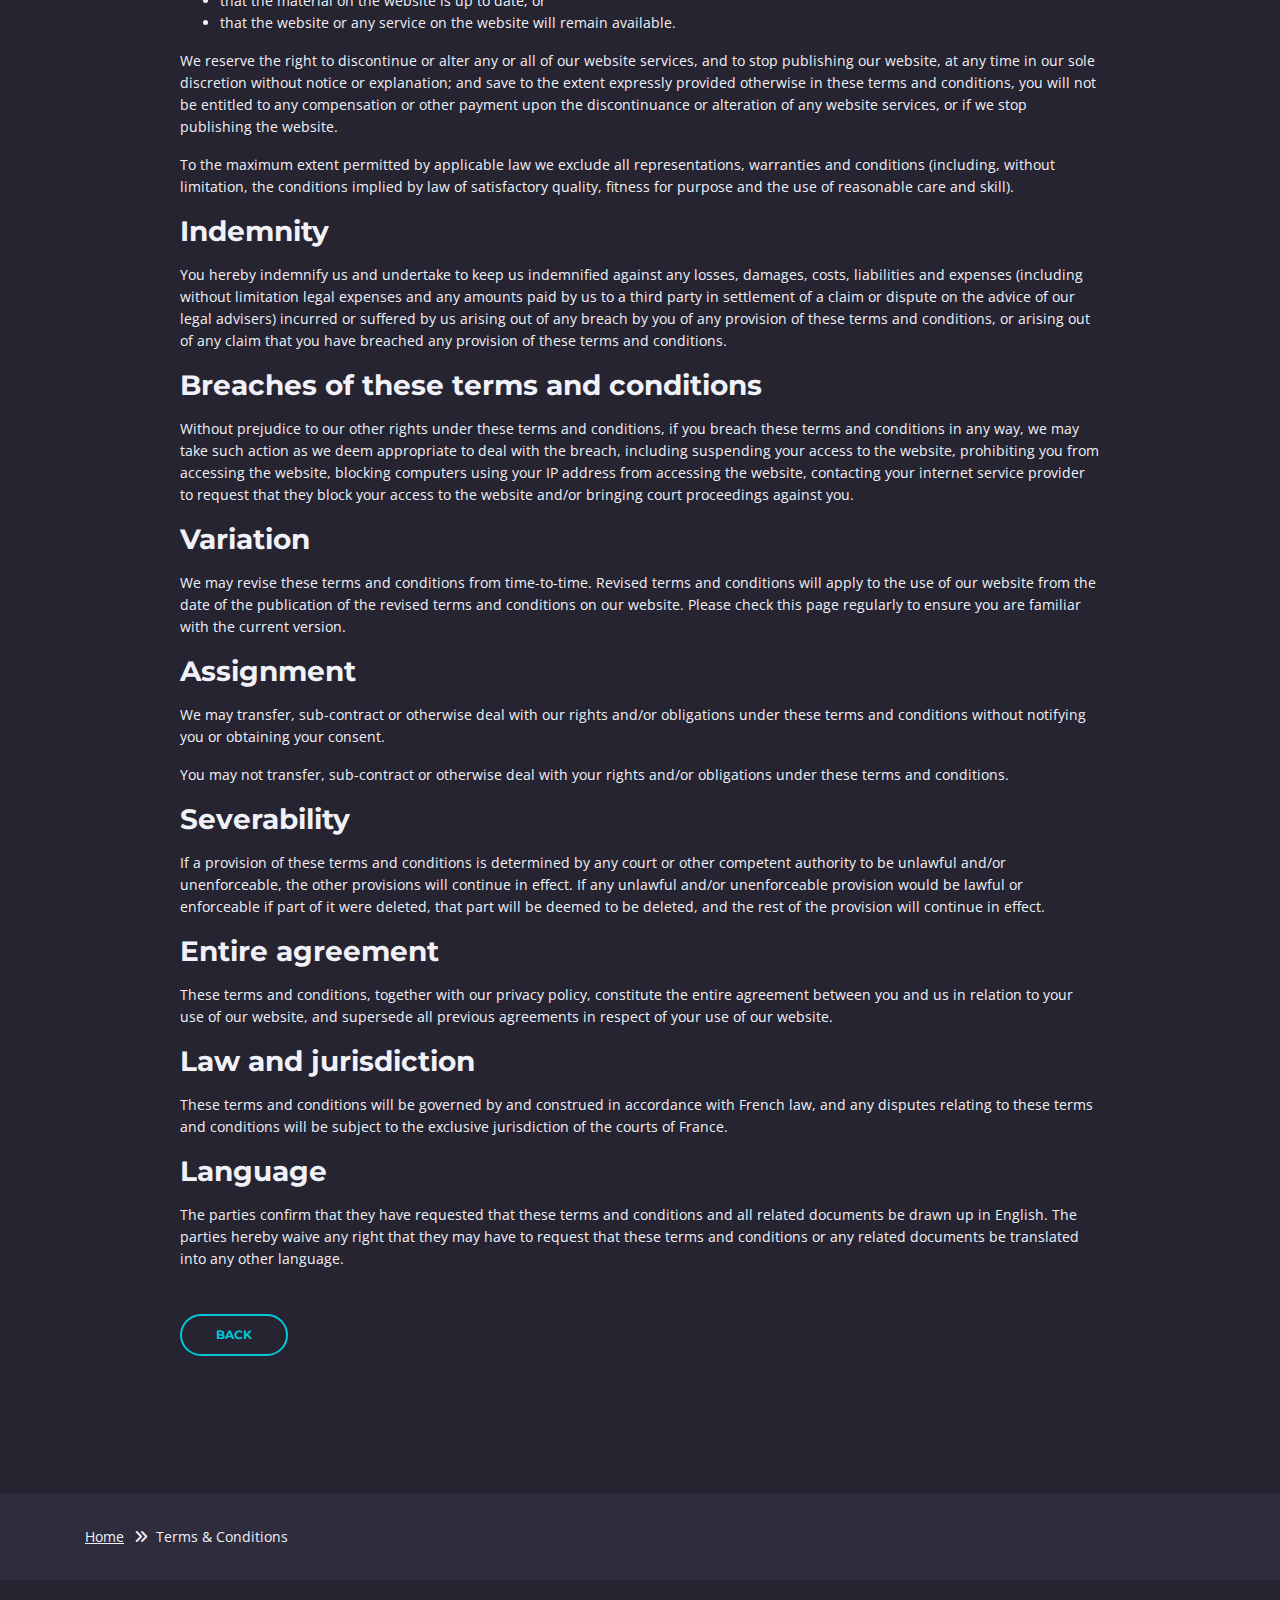
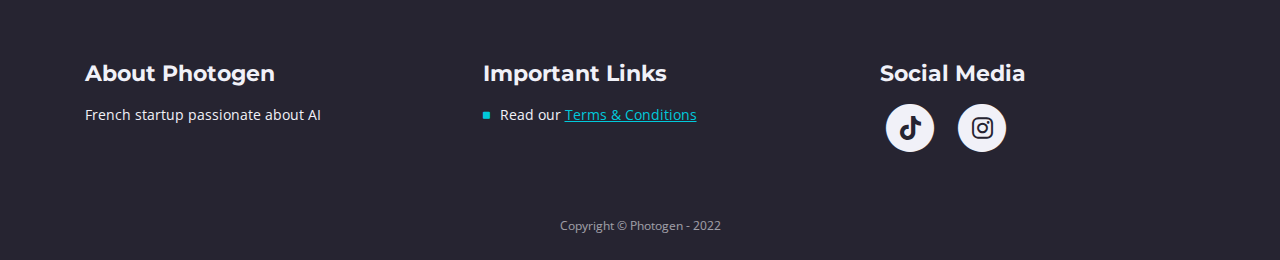
<file: terms-conditions.html>
<!DOCTYPE html>
<html lang="en">
<head>
    <meta charset="utf-8">
    <meta name="viewport" content="width=device-width, initial-scale=1, shrink-to-fit=no">

    <!-- SEO Meta Tags -->
    <meta name="description" content="Photogen, a mobile app and website to generate realistic photos using AI">
    <meta name="author" content="Photogen">

    <!-- OG Meta Tags to improve the way the post looks when you share the page on LinkedIn, Facebook, Google+ -->
	<meta property="og:site_name" content="" /> <!-- website name -->
	<meta property="og:site" content="" /> <!-- website link -->
	<meta property="og:title" content=""/> <!-- title shown in the actual shared post -->
	<meta property="og:description" content="" /> <!-- description shown in the actual shared post -->
	<meta property="og:image" content="" /> <!-- image link, make sure it's jpg -->
	<meta property="og:url" content="" /> <!-- where do you want your post to link to -->
	<meta property="og:type" content="article" />

    <!-- Website Title -->
    <title>Photogen - Your AI-powered photographer</title>

    <!-- Styles -->
    <link href="https://fonts.googleapis.com/css?family=Open+Sans:300,300i,400,400i,600,600i,700,700i" rel="stylesheet">
    <link href="https://fonts.googleapis.com/css?family=Montserrat:600,700" rel="stylesheet">
    <link href="css/bootstrap.css" rel="stylesheet">
    <link href="https://cdnjs.cloudflare.com/ajax/libs/font-awesome/6.2.1/css/all.min.css" rel="stylesheet">

    <link href="css/swiper.css" rel="stylesheet">
	<link href="css/magnific-popup.css" rel="stylesheet">
    <link href="css/styles.css" rel="stylesheet">

	<!-- Favicon  -->
    <link rel="icon" href="images/favicon.png">
</head>
<body data-spy="scroll" data-target=".fixed-top">

    <!-- Preloader -->
	<div class="spinner-wrapper">
        <div class="spinner">
            <div class="bounce1"></div>
            <div class="bounce2"></div>
            <div class="bounce3"></div>
        </div>
    </div>
    <!-- end of preloader -->
       <!-- Navbar -->
    <nav class="navbar navbar-expand-md navbar-dark navbar-custom fixed-top">
        <!-- Text Logo - Use this if you don't have a graphic logo -->
        <!-- <a class="navbar-brand logo-text page-scroll" href="index.html">Photogen</a> -->

        <!-- Image Logo -->
        <a class="navbar-brand logo-image" href="index.html"><img src="images/logo.png" alt="alternative"></a>

        <!-- Mobile Menu Toggle Button -->
        <button class="navbar-toggler" type="button" data-toggle="collapse" data-target="#navbarsExampleDefault" aria-controls="navbarsExampleDefault" aria-expanded="false" aria-label="Toggle navigation">
            <span class="navbar-toggler-awesome fas fa-bars"></span>
            <span class="navbar-toggler-awesome fas fa-times"></span>
        </button>
        <!-- end of mobile menu toggle button -->

        <div class="collapse navbar-collapse" id="navbarsExampleDefault">
            <ul class="navbar-nav ml-auto">
                <li class="nav-item">
                    <a class="nav-link page-scroll" href="index.html">HOME <span class="sr-only">(current)</span></a>
                </li>
            </ul>

        </div>
    </nav> <!-- end of navbar -->
    <!-- end of navbar -->
    <!-- Header -->
    <header id="header" class="ex-header">
        <div class="container">
            <div class="row">
                <div class="col-lg-12">
                    <h1>Terms & Conditions</h1>
                </div> <!-- end of col -->
            </div> <!-- end of row -->
        </div> <!-- end of container -->
    </header> <!-- end of ex-header -->
    <!-- end of header -->


    <!-- Breadcrumbs -->
    <div class="ex-basic-1">
        <div class="container">
            <div class="row">
                <div class="col-lg-12">
                    <div class="breadcrumbs">
                        <a href="index.html">Home</a><i class="fa fa-angle-double-right"></i><span>Terms & Conditions</span>
                    </div> <!-- end of breadcrumbs -->
                </div> <!-- end of col -->
            </div> <!-- end of row -->
        </div> <!-- end of container -->
    </div> <!-- end of ex-basic-1 -->
    <!-- end of breadcrumbs -->


    <!-- Terms Content -->
    <div class="ex-basic-2">
        <div class="container">
            <div class="row">
                <div class="col-lg-10 offset-lg-1">
                    <div class="text-container">
                        <h3>Terms and Conditions</h3>

                        <p>Welcome to our app! These terms and conditions ("Terms", "Agreement") are an agreement between the operator of our app, Photogen ("us", "we", or "our") and you ("User", "you" or "your"). This Agreement sets forth the general terms and conditions of your use of the Photogen app and any of its products or services (collectively, "Services").</p>

                        <h3>Accounts and membership</h3>

                        <p>If you create an account on the Services, you are responsible for maintaining the security of your account and you are fully responsible for all activities that occur under the account and any other actions taken in connection with it. Providing false contact information of any kind may result in the termination of your account. You must immediately notify us of any unauthorized uses of your account or any other breaches of security. We will not be liable for any acts or omissions by you, including any damages of any kind incurred as a result of such acts or omissions. We may suspend, disable, or delete your account (or any part thereof) if we determine that you have violated any provision of this Agreement or that your conduct or content would tend to damage our reputation and goodwill. If we delete your account for the foregoing reasons, you may not re-register for our Services.</p>

                        <h3>User content</h3>
                        <p>We do not own any data, information or material ("Content") that you submit on the Services. You shall have sole responsibility for the accuracy, quality, integrity, legality, reliability, appropriateness, and intellectual property ownership or right to use of all submitted Content. You must have the rights to any photos you upload to the app and must not use photos of someone else without their consent. We will delete the photos after we have trained the model. You must not use the app for any illegal purposes. We may, but have no obligation to, monitor, review, or edit Content. We reserve the right to remove or disable access to any Content for any or no reason, including but not limited to, Content that, in our sole discretion, violates these Terms.</p>

                        <h3>Privacy policy</h3>

                        <p>Our privacy policy, which sets out how we will use your personal data, can be found [Insert link to privacy policy]. By using the Services, you consent to the collection, use, and sharing of your personal data in accordance with our privacy policy.</p>

                        <h3>Intellectual property rights</h3>

                        <p>Unless otherwise stated, we or our licensors own the intellectual property rights in the website and material on the website. Subject to the license below, all these intellectual property rights are reserved.</p>

                        <h3>License to use website</h3>

                        <p>You may view, download for caching purposes only, and print pages from the website for your own personal use, subject to the restrictions set out below and elsewhere in these terms and conditions.</p>

                        <p>You must not:</p>

                        <ul>
                            <li>republish material from this website (including republication on another website);</li>
                            <li>sell, rent or sub-license material from the website;</li>
                            <li>reproduce, duplicate, copy or otherwise exploit material on our website for a commercial purpose;</li>
                            <li>edit or otherwise modify any material on the website; or</li>
                            <li>redistribute material from this website except for content specifically and expressly made available for redistribution.</li>
                        </ul>

                        <h3>Acceptable use</h3>

                        <p>You must not use our website in any way that causes, or may cause, damage to the website or impairment of the availability or accessibility of the website; or in any way which is unlawful, illegal, fraudulent or harmful, or in connection with any unlawful, illegal, fraudulent or harmful purpose or activity.</p>

                        <p>You must not use our website to copy, store, host, transmit, send, use, publish or distribute any material which consists of (or is linked to) any spyware, computer virus, Trojan horse, worm, keystroke logger, rootkit or other malicious computer software.</p>

                        <p>You must not conduct any systematic or automated data collection activities (including without limitation scraping, data mining, data extraction and data harvesting) on or in relation to our website without our express written consent.</p>

                        <p>You must not use our website to transmit or send unsolicited commercial communications.</p>

                        <p>You must not use our website for any purposes related to marketing without our express written consent.</p>

                        <h3>Restricted access</h3>

                        <p>We reserve the right to restrict access to areas of our website, or indeed our whole website, at our discretion and without notice. We reserve the right to disable your user account at any time in our sole discretion without notice or explanation.</p>

                        <h3>Use of generated photos</h3>

                        <p>You are permitted to use the generated photos for any lawful purpose, including for commercial purposes.</p>

                        <h3>Deletion of user-uploaded photos</h3>

                        <p>User-uploaded photos will be deleted within 24 hours of being used to train the model, or once the model training is complete. We will take reasonable steps to securely delete the photos and protect the privacy of our users.</p>

                        <h3>Prohibited activities</h3>

                        <p>You are not allowed to use the Services for any illegal or unauthorized purposes. This includes, but is not limited to, using photos of someone else without their consent or for any other unauthorized use of intellectual property.</p>

                        <h3>Availability of the Services</h3>

                        <p>We strive to make the Services available to users at all times. However, we reserve the right to periodically perform maintenance or updates, which may result in temporary downtime. We will make reasonable efforts to notify users in advance of any planned maintenance or updates.</p>

                        <h3>User-generated content</h3>

                        <p>The Services may include features that allow users to post comments, reviews, or other content. You are solely responsible for the accuracy, quality, integrity, legality, reliability, appropriateness, and intellectual property ownership or right to use of any user-generated content you post. We are not responsible for any user-generated content and do not endorse any opinions expressed by users. We reserve the right to remove or disable access to any user-generated content for any or no reason, including but not limited to content that, in our sole discretion, violates these Terms.</p>

                        <h3>User content</h3>

                        <p>In these terms and conditions, "your user content" means material (including without limitation text, images, audio material, video material and audio-visual material) that you submit to our website, for whatever purpose.</p>

                        <p>You grant to us a worldwide, irrevocable, non-exclusive, royalty-free license to use, reproduce, adapt, publish, translate and distribute your user content in any existing or future media. You also grant to us the right to sub-license these rights, and the right to bring an action for infringement of these rights.</p>

                        <p>Your user content must not be illegal or unlawful, must not infringe any third party's legal rights, and must not be capable of giving rise to legal action whether against you or us or a third party (in each case under any applicable law).</p>

                        <p>You must not submit any user content to the website that is or has ever been the subject of any threatened or actual legal proceedings or other similar complaint.</p>

                        <p>We reserve the right to edit or remove any material submitted to our website, or stored on our servers, or hosted or published upon our website.</p>

                        <p>Notwithstanding our rights under these terms and conditions in respecting user content, we do not undertake to monitor the submission of such content to, or the publication of such content on, our website.</p>

                        <h3>Limited warranties</h3>

                        <p>We do not warrant or represent:</p>

                        <ul>
                            <li>the completeness or accuracy of the information published on our website;</li>
                            <li>that the material on the website is up to date; or</li>
                            <li>that the website or any service on the website will remain available.</li>
                        </ul>

                        <p>We reserve the right to discontinue or alter any or all of our website services, and to stop publishing our website, at any time in our sole discretion without notice or explanation; and save to the extent expressly provided otherwise in these terms and conditions, you will not be entitled to any compensation or other payment upon the discontinuance or alteration of any website services, or if we stop publishing the website.</p>

                        <p>To the maximum extent permitted by applicable law we exclude all representations, warranties and conditions (including, without limitation, the conditions implied by law of satisfactory quality, fitness for purpose and the use of reasonable care and skill).</p>

                        <h3>Indemnity</h3>

                        <p>You hereby indemnify us and undertake to keep us indemnified against any losses, damages, costs, liabilities and expenses (including without limitation legal expenses and any amounts paid by us to a third party in settlement of a claim or dispute on the advice of our legal advisers) incurred or suffered by us arising out of any breach by you of any provision of these terms and conditions, or arising out of any claim that you have breached any provision of these terms and conditions.</p>
                        <h3>Breaches of these terms and conditions</h3>

                        <p>Without prejudice to our other rights under these terms and conditions, if you breach these terms and conditions in any way, we may take such action as we deem appropriate to deal with the breach, including suspending your access to the website, prohibiting you from accessing the website, blocking computers using your IP address from accessing the website, contacting your internet service provider to request that they block your access to the website and/or bringing court proceedings against you.</p>

                        <h3>Variation</h3>

                        <p>We may revise these terms and conditions from time-to-time. Revised terms and conditions will apply to the use of our website from the date of the publication of the revised terms and conditions on our website. Please check this page regularly to ensure you are familiar with the current version.</p>

                        <h3>Assignment</h3>

                        <p>We may transfer, sub-contract or otherwise deal with our rights and/or obligations under these terms and conditions without notifying you or obtaining your consent.</p>

                        <p>You may not transfer, sub-contract or otherwise deal with your rights and/or obligations under these terms and conditions.</p>

                        <h3>Severability</h3>

                        <p>If a provision of these terms and conditions is determined by any court or other competent authority to be unlawful and/or unenforceable, the other provisions will continue in effect. If any unlawful and/or unenforceable provision would be lawful or enforceable if part of it were deleted, that part will be deemed to be deleted, and the rest of the provision will continue in effect.</p>

                        <h3>Entire agreement</h3>

                        <p>These terms and conditions, together with our privacy policy, constitute the entire agreement between you and us in relation to your use of our website, and supersede all previous agreements in respect of your use of our website.</p>

                        <h3>Law and jurisdiction</h3>

                        <p>These terms and conditions will be governed by and construed in accordance with French law, and any disputes relating to these terms and conditions will be subject to the exclusive jurisdiction of the courts of France.</p>

                        <h3>Language</h3>

                        <p>The parties confirm that they have requested that these terms and conditions and all related documents be drawn up in English. The parties hereby waive any right that they may have to request that these terms and conditions or any related documents be translated into any other language.</p>

                        <a class="btn-outline-reg" href="index.html">BACK</a>

                    </div> <!-- end of text-container -->
                </div>
            </div> <!-- end of row -->
        </div> <!-- end of container -->
    </div> <!-- end of ex-basic -->
    <!-- end of terms content -->


    <!-- Breadcrumbs -->
    <div class="ex-basic-1">
        <div class="container">
            <div class="row">
                <div class="col-lg-12">
                    <div class="breadcrumbs">
                        <a href="index.html">Home</a><i class="fa fa-angle-double-right"></i><span>Terms & Conditions</span>
                    </div> <!-- end of breadcrumbs -->
                </div> <!-- end of col -->
            </div> <!-- end of row -->
        </div> <!-- end of container -->
    </div> <!-- end of ex-basic-1 -->
    <!-- end of breadcrumbs -->


    <!-- Footer -->
    <div class="footer">
        <div class="container">
            <div class="row">
                <div class="col-md-4">
                    <div class="footer-col">
                        <h4>About Photogen</h4>
                        <p>French startup passionate about AI</p>
                    </div>
                </div> <!-- end of col -->
                <div class="col-md-4">
                    <div class="footer-col middle">
                        <h4>Important Links</h4>
                        <ul class="list-unstyled li-space-lg">
                            <li class="media">
                                <i class="fas fa-square"></i>
                                <div class="media-body">Read our <a class="turquoise" href="terms-conditions.html">Terms & Conditions</a></div>
                            </li>
                        </ul>
                    </div>
                </div> <!-- end of col -->
                <div class="col-md-4">
                    <div class="footer-col last">
                        <h4>Social Media</h4>
                        <!--                        <span class="fa-stack">-->
                        <!--                            <a href="#your-link">-->
                        <!--                                <i class="fas fa-circle fa-stack-2x"></i>-->
                        <!--                                <i class="fab fa-facebook-f fa-stack-1x"></i>-->
                        <!--                            </a>-->
                        <!--                        </span>-->
                        <!--                        <span class="fa-stack">-->
                        <!--                            <a href="#your-link">-->
                        <!--                                <i class="fas fa-circle fa-stack-2x"></i>-->
                        <!--                                <i class="fab fa-twitter fa-stack-1x"></i>-->
                        <!--                            </a>-->
                        <!--                        </span>-->
                        <span class="fa-stack">
                            <a href="https://www.tiktok.com/@photo.gen" target="_blank">
                                <i class="fas fa-circle fa-stack-2x"></i>
                                <i class="fa-brands fa-tiktok fa-stack-1x"></i>
                            </a>
                        </span>
                        <span class="fa-stack">
                            <a href="https://www.instagram.com/photogen.app/" target="_blank">
                                <i class="fas fa-circle fa-stack-2x"></i>
                                <i class="fab fa-instagram fa-stack-1x"></i>
                            </a>
                        </span>
                    </div>
                </div> <!-- end of col -->
            </div> <!-- end of row -->
        </div> <!-- end of container -->
    </div> <!-- end of footer -->
    <!-- end of footer -->


    <!-- Copyright -->
    <div class="copyright">
        <div class="container">
            <div class="row">
                <div class="col-lg-12">
                    <p class="p-small">Copyright © Photogen - 2022</p>
                </div> <!-- end of col -->
            </div> <!-- enf of row -->
        </div> <!-- end of container -->
    </div> <!-- end of copyright -->
    <!-- end of copyright -->


    <!-- Scripts -->
    <script src="js/jquery.min.js"></script> <!-- jQuery for Bootstrap's JavaScript plugins -->
    <script src="js/popper.min.js"></script> <!-- Popper tooltip library for Bootstrap -->
    <script src="js/bootstrap.min.js"></script> <!-- Bootstrap framework -->
    <script src="js/jquery.easing.min.js"></script> <!-- jQuery Easing for smooth scrolling between anchors -->
    <script src="js/swiper.min.js"></script> <!-- Swiper for image and text sliders -->
    <script src="js/jquery.magnific-popup.js"></script> <!-- Magnific Popup for lightboxes -->
    <script src="js/morphext.min.js"></script> <!-- Morphtext rotating text in the header -->
    <script src="js/validator.min.js"></script> <!-- Validator.js - Bootstrap plugin that validates forms -->
    <script src="js/scripts.js"></script> <!-- Custom scripts -->
</body>
</html>
</file>
<file: css/styles.css>
/* Template: Juno - Multipurpose Landing Page Pack
   Author: InovatikThemes
   Created: Mar 2019
   Description: Master CSS file
*/

/*****************************************
Table Of Contents:

01. General Styles
02. Preloader
03. Navigation
04. Header
05. Features
******************************************/

/*****************************************
Colors:

- Text, navbar links - white #f1f1f8
- Buttons, bullets, icons - turquoise #00c9db
- Navbar - navy #4633af
- Backgrounds - dark denim #262431
- Backgrounds - denim #2f2c3d
******************************************/


/******************************/
/*     01. General Styles     */
/******************************/
body,
html {
    width: 100%;
	height: 100%;
}

body, p {
	color: #f1f1f8; 
	font: 400 0.875rem/1.375rem "Open Sans", sans-serif;
}

.p-large {
	color: #f1f1f8;
	font: 400 1rem/1.5rem "Open Sans", sans-serif;
}

.p-small {
	color: #f1f1f8;
	font: 400 0.75rem/1.25rem "Open Sans", sans-serif;
}

.p-heading {
	margin-bottom: 3.75rem;
	text-align: center;
}

.li-space-lg li {
	margin-bottom: 0.375rem;
}

.indent {
	padding-left: 1.25rem;
}

h1 {
	color: #f1f1f8;
	font: 700 2.5rem/2.875rem "Montserrat", sans-serif;
}

h2 {
	color: #f1f1f8;
	font: 700 2.25rem/2.75rem "Montserrat", sans-serif;
}

h3 {
	color: #f1f1f8;
	font: 700 1.75rem/2.125rem "Montserrat", sans-serif;
}

h4 {
	color: #f1f1f8;
	font: 700 1.375rem/1.75rem "Montserrat", sans-serif;
}

h5 {
	color: #f1f1f8;
	font: 700 1.125rem/1.625rem "Montserrat", sans-serif;
}

h6 {
	color: #f1f1f8;
	font: 700 1rem/1.5rem "Montserrat", sans-serif;
}

a {
	color: #f1f1f8;
	text-decoration: underline;
}

a:hover {
	color: #f1f1f8;
	text-decoration: underline;
}

a.turquoise {
	color: #00c9db;
}

a.white {
	color: #fff;
}

.testimonial-text {
	font: italic 400 1rem/1.5rem "Open Sans", sans-serif;
}

.testimonial-author {
	font: 700 1rem/1.5rem "Montserrat", sans-serif;
}

.btn-solid-reg {
	display: inline-block;
	padding: 1.1875rem 2.125rem 1.1875rem 2.125rem;
	border: 0.125rem solid #00c9db;
	border-radius: 2rem;
	background-color: #00c9db;
	color: #fff;
	font: 700 0.75rem/0 "Montserrat", sans-serif;
	text-decoration: none;
	transition: all 0.2s;
}

.btn-solid-reg:hover {
	background-color: transparent;
	color: #00c9db;
	text-decoration: none;
}

.btn-solid-lg {
	display: inline-block;
	padding: 1.7rem 2.7rem 1.7rem 2.7rem;
	border: 0.125rem solid #00c9db;
	border-radius: 2rem;
	background-color: #00c9db;
	color: #fff;
	font: 700 1.7rem/0 "Montserrat", sans-serif;
	text-decoration: none;
	transition: all 0.2s;
}

.btn-solid-lg:hover {
	background-color: transparent;
	color: #00c9db;
	text-decoration: none;
}

.btn-solid-lg .fab {
	margin-right: 0.5rem;
	font-size: 1.25rem;
	line-height: 0;
	vertical-align: top;
}

.btn-solid-lg .fab.fa-google-play {
	font-size: 1rem;
}

.btn-outline-reg {
	display: inline-block;
	padding: 1.1875rem 2.125rem 1.1875rem 2.125rem;
	border: 0.125rem solid #00c9db;
	border-radius: 2rem;
	background-color: transparent;
	color: #00c9db;
	font: 700 0.75rem/0 "Montserrat", sans-serif;
	text-decoration: none;
	transition: all 0.2s;
}

.btn-outline-reg:hover {
	background-color: #00c9db;
	color: #fff;
	text-decoration: none;
}

.btn-outline-lg {
	display: inline-block;
	padding: 1.375rem 2.625rem 1.375rem 2.625rem;
	border: 0.125rem solid #00c9db;
	border-radius: 2rem;
	background-color: transparent;
	color: #00c9db;
	font: 700 0.75rem/0 "Montserrat", sans-serif;
	text-decoration: none;
	transition: all 0.2s;
}

.btn-outline-lg:hover {
	background-color: #00c9db;
	color: #fff;
	text-decoration: none;
}

.btn-outline-sm {
	display: inline-block;
	padding: 1rem 1.625rem 0.875rem 1.625rem;
	border: 0.125rem solid #00c9db;
	border-radius: 2rem;
	background-color: transparent;
	color: #00c9db;
	font: 700 0.625rem/0 "Montserrat", sans-serif;
	text-decoration: none;
	transition: all 0.2s;
}

.btn-outline-sm:hover {
	background-color: #00c9db;
	color: #fff;
	text-decoration: none;
}

.form-group {
	position: relative;
	margin-bottom: 1.25rem;
}

.form-group.has-error.has-danger {
	margin-bottom: 0.625rem;
}

.form-group.has-error.has-danger .help-block.with-errors ul {
	margin-top: 0.375rem;
}

.label-control {
	position: absolute;
	top: 0.87rem;
	left: 1.375rem;
	color: #f1f1f8;
	opacity: 1;
	font: 400 0.875rem/1.375rem "Open Sans", sans-serif;
	cursor: text;
	transition: all 0.2s ease;
}

/* IE10+ hack to solve lower label text position compared to the rest of the browsers */
@media screen and (-ms-high-contrast: active), screen and (-ms-high-contrast: none) {  
	.label-control {
		top: 0.9375rem;
	}
}

.form-control-input:focus + .label-control,
.form-control-input.notEmpty + .label-control,
.form-control-textarea:focus + .label-control,
.form-control-textarea.notEmpty + .label-control {
	top: 0.125rem;
	opacity: 1;
	font-size: 0.75rem;
	font-weight: 700;
}

.form-control-input,
.form-control-select {
	display: block; /* needed for proper display of the label in Firefox, IE, Edge */
	width: 100%;
	padding-top: 1.0625rem;
	padding-bottom: 0.0625rem;
	padding-left: 1.3125rem;
	border: 1px solid #9791ae;
	border-radius: 0.25rem;
	background-color: #413d52;
	color: #f1f1f8;
	font: 400 0.875rem/1.875rem "Open Sans", sans-serif;
	transition: all 0.2s;
	-webkit-appearance: none; /* removes inner shadow on form inputs on ios safari */
}

.form-control-select {
	padding-top: 0.5rem;
	padding-bottom: 0.5rem;
	height: 3rem;
}

/* IE10+ hack to solve lower label text position compared to the rest of the browsers */
@media screen and (-ms-high-contrast: active), screen and (-ms-high-contrast: none) {  
	.form-control-input {
		padding-top: 1.25rem;
		padding-bottom: 0.75rem;
		line-height: 1.75rem;
	}

	.form-control-select {
		padding-top: 0.875rem;
		padding-bottom: 0.75rem;
		height: 3.125rem;
		line-height: 2.125rem;
	}
}

select {
    /* you should keep these first rules in place to maintain cross-browser behavior */
    -webkit-appearance: none;
	-moz-appearance: none;
	-ms-appearance: none;
    -o-appearance: none;
    appearance: none;
    background-image: url('../images/down-arrow.png');
    background-position: 96% 50%;
    background-repeat: no-repeat;
    outline: none;
}

select::-ms-expand {
    display: none; /* removes the ugly default down arrow on select form field in IE11 */
}

.form-control-textarea {
	display: block; /* used to eliminate a bottom gap difference between Chrome and IE/FF */
	width: 100%;
	height: 8rem; /* used instead of html rows to normalize height between Chrome and IE/FF */
	padding-top: 1.25rem;
	padding-left: 1.3125rem;
	border: 1px solid #9791ae;
	border-radius: 0.25rem;
	background-color: #413d52;
	color: #f1f1f8;
	font: 400 0.875rem/1.75rem "Open Sans", sans-serif;
	transition: all 0.2s;
}

.form-control-input:focus,
.form-control-select:focus,
.form-control-textarea:focus {
	border: 1px solid #f1f1f8;
	outline: none; /* Removes blue border on focus */
}

.form-control-input:hover,
.form-control-select:hover,
.form-control-textarea:hover {
	border: 1px solid #f1f1f8;
}

.checkbox {
	font: 400 0.75rem/1.25rem "Open Sans", sans-serif;
}

input[type='checkbox'] {
	vertical-align: -15%;
	margin-right: 0.375rem;
}

/* IE10+ hack to raise checkbox field position compared to the rest of the browsers */
@media screen and (-ms-high-contrast: active), screen and (-ms-high-contrast: none) {  
	input[type='checkbox'] {
		vertical-align: -9%;
	}
}

.form-control-submit-button {
	display: inline-block;
	width: 100%;
	height: 3.125rem;
	border: 1px solid #00c9db;
	border-radius: 1.5rem;
	background-color: #00c9db;
	color: #fff;
	font: 700 0.75rem/1.75rem "Montserrat", sans-serif;
	cursor: pointer;
	transition: all 0.2s;
}

.form-control-submit-button:hover {
	background-color: transparent;
	color: #00c9db;
}

/* Form Success And Error Message Formatting */
#cmsgSubmit.h3.text-center.tada.animated,
#pmsgSubmit.h3.text-center.tada.animated,
#cmsgSubmit.h3.text-center,
#pmsgSubmit.h3.text-center {
	display: block;
	margin-bottom: 0;
	color: #f1f1f8;
	font: 400 1.125rem/1rem "Open Sans", sans-serif;
}

.help-block.with-errors .list-unstyled {
	color: #f1f1f8;
	font-size: 0.75rem;
	line-height: 1.125rem;
	text-align: left;
}

.help-block.with-errors ul {
	margin-bottom: 0;
}
/* end of form success and error message formatting */

/* Form Success And Error Message Animation - Animate.css */
@-webkit-keyframes tada {
	from {
		-webkit-transform: scale3d(1, 1, 1);
		-ms-transform: scale3d(1, 1, 1);
		transform: scale3d(1, 1, 1);
	}
	10%, 20% {
		-webkit-transform: scale3d(.9, .9, .9) rotate3d(0, 0, 1, -3deg);
		-ms-transform: scale3d(.9, .9, .9) rotate3d(0, 0, 1, -3deg);
		transform: scale3d(.9, .9, .9) rotate3d(0, 0, 1, -3deg);
	}
	30%, 50%, 70%, 90% {
		-webkit-transform: scale3d(1.1, 1.1, 1.1) rotate3d(0, 0, 1, 3deg);
		-ms-transform: scale3d(1.1, 1.1, 1.1) rotate3d(0, 0, 1, 3deg);
		transform: scale3d(1.1, 1.1, 1.1) rotate3d(0, 0, 1, 3deg);
	}
	40%, 60%, 80% {
		-webkit-transform: scale3d(1.1, 1.1, 1.1) rotate3d(0, 0, 1, -3deg);
		-ms-transform: scale3d(1.1, 1.1, 1.1) rotate3d(0, 0, 1, -3deg);
		transform: scale3d(1.1, 1.1, 1.1) rotate3d(0, 0, 1, -3deg);
	}
	to {
		-webkit-transform: scale3d(1, 1, 1);
		-ms-transform: scale3d(1, 1, 1);
		transform: scale3d(1, 1, 1);
	}
}

@keyframes tada {
	from {
		-webkit-transform: scale3d(1, 1, 1);
		-ms-transform: scale3d(1, 1, 1);
		transform: scale3d(1, 1, 1);
	}
	10%, 20% {
		-webkit-transform: scale3d(.9, .9, .9) rotate3d(0, 0, 1, -3deg);
		-ms-transform: scale3d(.9, .9, .9) rotate3d(0, 0, 1, -3deg);
		transform: scale3d(.9, .9, .9) rotate3d(0, 0, 1, -3deg);
	}
	30%, 50%, 70%, 90% {
		-webkit-transform: scale3d(1.1, 1.1, 1.1) rotate3d(0, 0, 1, 3deg);
		-ms-transform: scale3d(1.1, 1.1, 1.1) rotate3d(0, 0, 1, 3deg);
		transform: scale3d(1.1, 1.1, 1.1) rotate3d(0, 0, 1, 3deg);
	}
	40%, 60%, 80% {
		-webkit-transform: scale3d(1.1, 1.1, 1.1) rotate3d(0, 0, 1, -3deg);
		-ms-transform: scale3d(1.1, 1.1, 1.1) rotate3d(0, 0, 1, -3deg);
		transform: scale3d(1.1, 1.1, 1.1) rotate3d(0, 0, 1, -3deg);
	}
	to {
		-webkit-transform: scale3d(1, 1, 1);
		-ms-transform: scale3d(1, 1, 1);
		transform: scale3d(1, 1, 1);
	}
}

.tada {
	-webkit-animation-name: tada;
	animation-name: tada;
}

.animated {
	-webkit-animation-duration: 1s;
	animation-duration: 1s;
	-webkit-animation-fill-mode: both;
	animation-fill-mode: both;
}
/* end of form success and error message animation - Animate.css */

/* Fade-move Animation For Lightbox - Magnific Popup */
/* at start */
.my-mfp-slide-bottom .zoom-anim-dialog {
	opacity: 0;
	transition: all 0.2s ease-out;
	-webkit-transform: translateY(-1.25rem) perspective(37.5rem) rotateX(10deg);
	-ms-transform: translateY(-1.25rem) perspective(37.5rem) rotateX(10deg);
	transform: translateY(-1.25rem) perspective(37.5rem) rotateX(10deg);
}

/* animate in */
.my-mfp-slide-bottom.mfp-ready .zoom-anim-dialog {
	opacity: 1;
	-webkit-transform: translateY(0) perspective(37.5rem) rotateX(0); 
	-ms-transform: translateY(0) perspective(37.5rem) rotateX(0); 
	transform: translateY(0) perspective(37.5rem) rotateX(0); 
}

/* animate out */
.my-mfp-slide-bottom.mfp-removing .zoom-anim-dialog {
	opacity: 0;
	-webkit-transform: translateY(-0.625rem) perspective(37.5rem) rotateX(10deg); 
	-ms-transform: translateY(-0.625rem) perspective(37.5rem) rotateX(10deg); 
	transform: translateY(-0.625rem) perspective(37.5rem) rotateX(10deg); 
}

/* dark overlay, start state */
.my-mfp-slide-bottom.mfp-bg {
	opacity: 0;
	transition: opacity 0.2s ease-out;
}

/* animate in */
.my-mfp-slide-bottom.mfp-ready.mfp-bg {
	opacity: 0.8;
}
/* animate out */
.my-mfp-slide-bottom.mfp-removing.mfp-bg {
	opacity: 0;
}
/* end of fade-move animation for lightbox - magnific popup */

/* Fade Animation For Image Slider - Magnific Popup */
@-webkit-keyframes fadeIn {
	from {
		opacity: 0;
	}
	to {
		opacity: 1;
	}
}

@keyframes fadeIn {
	from {
		opacity: 0;
	}
	to {
		opacity: 1;
	}
}

.fadeIn {
	-webkit-animation: fadeIn 0.6s;
	animation: fadeIn 0.6s;
}

@-webkit-keyframes fadeOut {
	from {
		opacity: 1;
	}
	to {
		opacity: 0;
	}
}

@keyframes fadeOut {
	from {
		opacity: 1;
	}
	to {
		opacity: 0;
	}
}

.fadeOut {
	-webkit-animation: fadeOut 0.8s;
	animation: fadeOut 0.8s;
}
/* end of fade animation for image slider - magnific popup */


/*************************/
/*     02. Preloader     */
/*************************/
.spinner-wrapper {
	position: fixed;
	z-index: 999999;
	top: 0;
	right: 0;
	bottom: 0;
	left: 0;
	background: #2f2c3d;
}

.spinner {
	position: absolute;
	top: 50%; /* centers the loading animation vertically one the screen */
	left: 50%; /* centers the loading animation horizontally one the screen */
	width: 3.75rem;
	height: 1.25rem;
	margin: -0.625rem 0 0 -1.875rem; /* is width and height divided by two */ 
	text-align: center;
}

.spinner > div {
	display: inline-block;
	width: 1rem;
	height: 1rem;
	border-radius: 100%;
	background-color: #fff;
	-webkit-animation: sk-bouncedelay 1.4s infinite ease-in-out both;
	animation: sk-bouncedelay 1.4s infinite ease-in-out both;
}

.spinner .bounce1 {
	-webkit-animation-delay: -0.32s;
	animation-delay: -0.32s;
}

.spinner .bounce2 {
	-webkit-animation-delay: -0.16s;
	animation-delay: -0.16s;
}

@-webkit-keyframes sk-bouncedelay {
	0%, 80%, 100% { -webkit-transform: scale(0); }
	40% { -webkit-transform: scale(1.0); }
}

@keyframes sk-bouncedelay {
	0%, 80%, 100% { 
		-webkit-transform: scale(0);
		-ms-transform: scale(0);
		transform: scale(0);
	} 40% { 
		-webkit-transform: scale(1.0);
		-ms-transform: scale(1.0);
		transform: scale(1.0);
	}
}


/**************************/
/*     03. Navigation     */
/**************************/
.navbar-custom {
	background-color: #4633af;
	box-shadow: 0 0.0625rem 0.375rem 0 rgba(0, 0, 0, 0.1);
	font: 700 0.75rem/2rem "Montserrat", sans-serif;
	transition: all 0.2s;
}

.navbar-custom .navbar-brand.logo-image img {
    width: 185px;
	height: 50px;
	margin-bottom: 1px;
	-webkit-backface-visibility: hidden;
}

.navbar-custom .navbar-brand.logo-text {
	font: 700 2.375rem/1.5rem "Montserrat", sans-serif;
	color: #fff;
	letter-spacing: -0.5px;
	text-decoration: none;
}

.navbar-custom .navbar-nav {
	margin-top: 0.75rem;
}

.navbar-custom .nav-item .nav-link {
	padding: 0 0.75rem 0 0.75rem;
	color: #fff;
	text-decoration: none;
	transition: all 0.2s ease;
}

.navbar-custom .nav-item .nav-link:hover,
.navbar-custom .nav-item .nav-link.active {
	color: #00c9db;
}

/* Dropdown Menu */
.navbar-custom .dropdown:hover > .dropdown-menu {
	display: block; /* this makes the dropdown menu stay open while hovering it */
	min-width: auto;
	animation: fadeDropdown 0.2s; /* required for the fade animation */
}

@keyframes fadeDropdown {
    0% {
        opacity: 0;
    }

    100% {
        opacity: 1;
    }
}

.navbar-custom .dropdown-toggle:focus { /* removes dropdown outline on focus  */
	outline: 0;
}

.navbar-custom .dropdown-menu {
	margin-top: 0;
	border: none;
	border-radius: 0.25rem;
	background-color: #4633af;
}

.navbar-custom .dropdown-item {
	color: #fff;
	text-decoration: none;
}

.navbar-custom .dropdown-item:hover {
	background-color: #4633af;
}

.navbar-custom .dropdown-item .item-text {
	font: 700 0.75rem/1.5rem "Montserrat", sans-serif;
}

.navbar-custom .dropdown-item:hover .item-text {
	color: #00c9db;
}

.navbar-custom .dropdown-items-divide-hr {
	width: 100%;
	height: 1px;
	margin: 0.25rem auto 0.25rem auto;
	border: none;
	background-color: #b5bcc4;
	opacity: 0.2;
}
/* end of dropdown menu */

.navbar-custom .social-icons {
	display: none;
}

.navbar-custom .navbar-toggler {
	border: none;
	color: #fff;
	font-size: 2rem;
}

.navbar-custom button[aria-expanded='false'] .navbar-toggler-awesome.fas.fa-times{
	display: none;
}

.navbar-custom button[aria-expanded='false'] .navbar-toggler-awesome.fas.fa-bars{
	display: inline-block;
}

.navbar-custom button[aria-expanded='true'] .navbar-toggler-awesome.fas.fa-bars{
	display: none;
}

.navbar-custom button[aria-expanded='true'] .navbar-toggler-awesome.fas.fa-times{
	display: inline-block;
	margin-right: 0.125rem;
}


/*********************/
/*    04. Header     */
/*********************/
.header {
	background: linear-gradient(to bottom right, rgba(72, 72, 212, 0), rgba(241, 104, 104, 0)), url('../images/header-background.jpg') center center no-repeat;
	background-size: cover;
}

.header .header-content {
	padding-top: 8.5rem;
	padding-bottom: 7rem;
	text-align: center;
}

.header .text-container {
	margin-bottom: 3rem;
}

.header h1 {
	margin-bottom: 1rem;
}

.header #js-rotating {
	color: #40e0ee;
}

.header .p-large {
	margin-bottom: 2rem;
}

.header .btn-solid-lg {
	margin-right: 0.5rem;
	margin-bottom: 1.25rem;
}


/****************************/
/*     05. Testimonials     */
/****************************/

.slider-1 {
	background-color: #262431;
}

.padding-btm {
	padding-bottom: 6.875rem;

}
.padding-top{
	padding-top: 6.875rem;
}


.slider-1 .slider-container {
	position: relative;
}

.slider-1 .swiper-container {
	position: static;
	width: 90%;
	text-align: center;
}

.slider-1 .swiper-button-prev:focus,
.slider-1 .swiper-button-next:focus {
	/* even if you can't see it chrome you can see it on mobile device */
	outline: none;
}

.slider-1 .swiper-button-prev {
	left: -0.5rem;
	background-image: url("data:image/svg+xml;charset=utf-8,%3Csvg%20xmlns%3D'http%3A%2F%2Fwww.w3.org%2F2000%2Fsvg'%20viewBox%3D'0%200%2028%2044'%3E%3Cpath%20d%3D'M0%2C22L22%2C0l2.1%2C2.1L4.2%2C22l19.9%2C19.9L22%2C44L0%2C22L0%2C22L0%2C22z'%20fill%3D'%23f1f1f8'%2F%3E%3C%2Fsvg%3E");
	background-size: 1.125rem 1.75rem;
}

.slider-1 .swiper-button-next {
	right: -0.5rem;
	background-image: url("data:image/svg+xml;charset=utf-8,%3Csvg%20xmlns%3D'http%3A%2F%2Fwww.w3.org%2F2000%2Fsvg'%20viewBox%3D'0%200%2028%2044'%3E%3Cpath%20d%3D'M27%2C22L27%2C22L5%2C44l-2.1-2.1L22.8%2C22L2.9%2C2.1L5%2C0L27%2C22L27%2C22z'%20fill%3D'%23f1f1f8'%2F%3E%3C%2Fsvg%3E");
	background-size: 1.125rem 1.75rem;
}

.slider-1 .card {
	position: relative;
	border: none;
	background-color: transparent;
}

.slider-1 .card-image {
	width: 6rem;
	height: 6rem;
	margin-right: auto;
	margin-bottom: 0.25rem;
	margin-left: auto;
	border-radius: 50%;
}

.slider-1 .card-body {
	padding-bottom: 0;
}

.slider-1 .testimonial-author {
	margin-bottom: 0;
}


/************************/
/*     05. Features     */
/************************/
.tabs {
	padding-top: 6.5rem;
	padding-bottom: 4.25rem;
	background-color: #2f2c3d;
}

.tabs h2 {
	margin-bottom: 1.125rem;
	text-align: center;
}

.tabs .p-heading {
	margin-bottom: 3.125rem;
}

.tabs .nav-tabs {
	margin-right: auto;
	margin-bottom: 2.5rem;
	margin-left: auto;
	justify-content: center;
	border-bottom: none;
}

.tabs .nav-link {
	margin-bottom: 1rem;
	padding: 0.5rem 1.375rem 0.25rem 1.375rem;
	border: none;
	border-bottom: 0.1875rem solid #f1f1f8;
	border-radius: 0;
	color: #f1f1f8;
	font: 700 1rem/1.75rem "Montserrat", sans-serif;
	text-decoration: none;
	transition: all 0.2s ease;
}

.tabs .nav-link.active,
.tabs .nav-link:hover {
	border-bottom: 0.1875rem solid #00c9db;
	background-color: transparent;
	color: #00c9db;
}

.tabs .nav-link .fas {
	margin-right: 0.375rem;
	font-size: 1rem;
}

.tabs .tab-content {
	width: 100%; /* for proper display in IE11 */
}

.tabs .card {
	border: none;
	background: transparent;
}

.tabs .card-body {
	padding: 1rem 0 1.25rem 0;
}

.tabs .card-title {
	margin-bottom: 0.5rem;
}

.tabs .card .card-icon {
	display: inline-block;
	width: 3.5rem;
	height: 3.5rem;
	border-radius: 50%;
	background-color: #00c9db;
	text-align: center;
	vertical-align: top;
}

.tabs .card .card-icon .fas,
.tabs .card .card-icon .far {
	color: #fff;
	font-size: 1.75rem;
	line-height: 3.5rem;
}

.tabs #tab-1 .card.left-pane .text-wrapper {
	display: inline-block;
	width: 75%;
}

.tabs #tab-1 .card.left-pane .card-icon {
	float: left;
	margin-right: 1rem;
}

.tabs #tab-1 img {
	display: block;
	margin: 2rem auto 3rem auto;
}

.tabs #tab-1 .card.right-pane .text-wrapper {
	display: inline-block;
	width: 75%;
}

.tabs #tab-1 .card.right-pane .card-icon {
	margin-right: 1rem;
}

.tabs #tab-2 img {
	display: block;
	margin: 0 auto 2rem auto;
}

.tabs #tab-2 .text-area {
	margin-top: 1.5rem;
}

.tabs #tab-2 h3 {
	margin-bottom: 0.75rem;
}

.tabs #tab-2 .icon-cards-area {
	margin-top: 2.5rem;
}

.tabs #tab-2 .icon-cards-area .card {
	width: 100%; /* for proper display in IE11 */
}

.tabs #tab-3 .icon-cards-area .card {
	width: 100%; /* for proper display in IE11 */
}

.tabs #tab-3 .text-area {
	margin-top: 0.75rem;
	margin-bottom: 4rem;
}

.tabs #tab-3 h3 {
	margin-bottom: 0.75rem;
}

.tabs #tab-3 img {
	margin: 0 auto 3rem auto;
}


/*********************/
/*     07. Video     */
/*********************/
.basic-1 {
	padding-top: 6.375rem;
	padding-bottom: 6.875rem;
	background: url('../images/video-background.jpg') center center no-repeat;
	background-size: cover; 
}

.basic-1 h2 {
	margin-bottom: 1.125rem;
	text-align: center;
}

.basic-1 .p-heading {
	margin-bottom: 4rem;
	text-align: center;
}

.basic-1 .image-container img {
	border-radius: 0.375rem;
}

.basic-1 .video-wrapper {
	position: relative;
}

/* Video Play Button */
.basic-1 .video-play-button {
	position: absolute;
	z-index: 10;
	top: 50%;
	left: 50%;
	display: block;
	box-sizing: content-box;
	width: 2rem;
	height: 2.75rem;
	padding: 1.125rem 1.25rem 1.125rem 1.75rem;
	border-radius: 50%;
	-webkit-transform: translateX(-50%) translateY(-50%);
	-ms-transform: translateX(-50%) translateY(-50%);
	transform: translateX(-50%) translateY(-50%);
}
  
.basic-1 .video-play-button:before {
	content: "";
	position: absolute;
	z-index: 0;
	top: 50%;
	left: 50%;
	display: block;
	width: 4.75rem;
	height: 4.75rem;
	border-radius: 50%;
	background: #4eaaff;
	animation: pulse-border 1500ms ease-out infinite;
	-webkit-transform: translateX(-50%) translateY(-50%);
	-ms-transform: translateX(-50%) translateY(-50%);
	transform: translateX(-50%) translateY(-50%);
}
  
.basic-1 .video-play-button:after {
	content: "";
	position: absolute;
	z-index: 1;
	top: 50%;
	left: 50%;
	display: block;
	width: 4.375rem;
	height: 4.375rem;
	border-radius: 50%;
	background: #4eaaff;
	transition: all 200ms;
	-webkit-transform: translateX(-50%) translateY(-50%);
	-ms-transform: translateX(-50%) translateY(-50%);
	transform: translateX(-50%) translateY(-50%);
}
  
.basic-1 .video-play-button span {
	position: relative;
	display: block;
	z-index: 3;
	top: 0.375rem;
	left: 0.25rem;
	width: 0;
	height: 0;
	border-left: 1.625rem solid #fff;
	border-top: 1rem solid transparent;
	border-bottom: 1rem solid transparent;
}
  
@keyframes pulse-border {
	0% {
		transform: translateX(-50%) translateY(-50%) translateZ(0) scale(1);
		opacity: 1;
	}
	100% {
		transform: translateX(-50%) translateY(-50%) translateZ(0) scale(1.5);
		opacity: 0;
	}
}
/* end of video play button */  


/*************************/
/*     09. Details 1     */
/*************************/
.basic-2 {
	padding-top: 8rem;
	background-color: #262431;
}

.basic-2 img {
	margin-bottom: 3.5rem;
}

.basic-2 h3 {
	margin-bottom: 1.125rem;
}

.basic-2 .btn-solid-reg {
	margin-top: 0.5rem;
}


/*************************/
/*     10. Details 2     */
/*************************/
.basic-3 {
	padding-top: 1rem;
	padding-bottom: 7.25rem;
	background-color: #262431;
}

.basic-3 .text-container {
	margin-bottom: 3.5rem;
}

.basic-3 h3 {
	margin-bottom: 1.125rem;
}

.basic-3 .btn-solid-reg {
	margin-top: 0.5rem;
}


/**********************************/
/*     11. Details Lightboxes     */
/**********************************/
.lightbox-basic {
	position: relative;
	max-width: 46.875rem;
	margin: 2.5rem auto;
	padding: 3rem 1rem;
	border-radius: 0.25rem;
	background-color: #2f2c3d;
	text-align: left;
}

.lightbox-basic img {
	display: block;
	margin-right: auto;
	margin-bottom: 3rem;
	margin-left: auto;
}

.lightbox-basic h3 {
	margin-bottom: 0.625rem;
}

.lightbox-basic hr {
	width: 3.75rem;
	height: 0.125rem;
	margin-top: 0.125rem;
	margin-bottom: 1.125rem;
	margin-left: 0;
	border: 0;
	background-color: #00c9db;
	text-align: left;
}

.lightbox-basic h4 {
	margin-top: 1.75rem;
	margin-bottom: 0.75rem;
}

.lightbox-basic table {
	margin-top: 1rem;
	margin-bottom: 1.5rem;
}

.lightbox-basic table tr {
	line-height: 1.75em;
}

.lightbox-basic table .icon-cell {
	width: 2rem;
	padding-right: 0.25rem;
	color: #00c9db;
	text-align: center;
}

.lightbox-basic a.mfp-close.as-button {
	position: relative;
	width: auto;
	height: auto;
	margin-left: 0.375rem;
	color: #00c9db;
	opacity: 1;
}

.lightbox-basic a.mfp-close.as-button:hover {
	color: #f1f1f8;
}

.lightbox-basic button.mfp-close.x-button {
	position: absolute;
	top: -0.375rem;
	right: -0.375rem;
	width: 2.75rem;
	height: 2.75rem;
	color: #f1f1f8;
}


/***************************/
/*     12. Screenshots     */
/***************************/
.slider-2 {
	padding-top: 6.875rem;
	padding-bottom: 6.875rem;
	background-color: #2f2c3d;
}

.slider-2 .slider-container {
	position: relative;
}

.slider-2 .swiper-container {
	position: static;
	width: 90%;
	text-align: center;
}

.slider-2 .swiper-button-prev,
.slider-2 .swiper-button-next {
	top: 50%;
	width: 1.125rem;
}

.slider-2 .swiper-button-prev:focus,
.slider-2 .swiper-button-next:focus {
	/* even if you can't see it chrome you can see it on mobile device */
	outline: none;
}

.slider-2 .swiper-button-prev {
	left: -0.5rem;
	background-image: url("data:image/svg+xml;charset=utf-8,%3Csvg%20xmlns%3D'http%3A%2F%2Fwww.w3.org%2F2000%2Fsvg'%20viewBox%3D'0%200%2028%2044'%3E%3Cpath%20d%3D'M0%2C22L22%2C0l2.1%2C2.1L4.2%2C22l19.9%2C19.9L22%2C44L0%2C22L0%2C22L0%2C22z'%20fill%3D'%23ffffff'%2F%3E%3C%2Fsvg%3E");
	background-size: 1.125rem 1.75rem;
}

.slider-2 .swiper-button-next {
	right: -0.5rem;
	background-image: url("data:image/svg+xml;charset=utf-8,%3Csvg%20xmlns%3D'http%3A%2F%2Fwww.w3.org%2F2000%2Fsvg'%20viewBox%3D'0%200%2028%2044'%3E%3Cpath%20d%3D'M27%2C22L27%2C22L5%2C44l-2.1-2.1L22.8%2C22L2.9%2C2.1L5%2C0L27%2C22L27%2C22z'%20fill%3D'%23ffffff'%2F%3E%3C%2Fsvg%3E");
	background-size: 1.125rem 1.75rem;
}


/************************/
/*     13. Download     */
/************************/
.basic-4 {
	padding-top: 6.5rem;
	padding-bottom: 6.75rem;
	background: url('../images/download-background.jpg') center center no-repeat;
	background-size: cover; 
}

.basic-4 .text-container {
	margin-bottom: 3.5rem;
	text-align: center;
}

.basic-4 h2 {
	margin-bottom: 1.25rem;
}

.basic-4 .p-large {
	margin-bottom: 1.75rem;
}

.basic-4 .btn-solid-lg {
	margin-right: 0.5rem;
	margin-bottom: 1.25rem;
}


/**************************/
/*     18. Statistics     */
/**************************/
.counter {
	padding-top: 6.5rem;
	padding-bottom: 5.375rem;
	background-color: #262431;
	text-align: center;
}

.counter #counter .cell {
	display: inline-block;
	width: 6.25rem;
	margin-right: 1rem;
	margin-left: 1rem;
	margin-bottom: 2rem;
}

.counter #counter .counter-value {
	color: #f1f1f8;
	font: 700 3.5rem/4.25rem "Montserrat", sans-serif;	
	vertical-align: middle;
}

.counter #counter .counter-info {
	margin-bottom: 0;
	color: #00c9db;
	font: 400 0.875rem/1.25rem "Open Sans", sans-serif;
	vertical-align: middle;
}


/***********************/
/*     16. Contact     */
/***********************/
.form {
	padding-top: 6.25rem;
	padding-bottom: 5.625rem;
	background: url('../images/contact-background.jpg') center bottom no-repeat;
	background-size: cover; 
}

.form h2 {
	margin-bottom: 1.125rem;
	text-align: center;
}

.form .list-unstyled {
	margin-bottom: 3.75rem;
	font-size: 1rem;
	line-height: 1.5rem;
	text-align: center;
}

.form .list-unstyled .fas,
.form .list-unstyled .fab {
	margin-right: 0.5rem;
	font-size: 0.875rem;
	color: #00c9db;
}

.form .list-unstyled .fa-phone {
	vertical-align: 3%;
}


/**********************/
/*     16. Footer     */
/**********************/
.footer {
	padding-top: 5rem;
	background-color: #262431;
}

.footer .footer-col {
	margin-bottom: 2.25rem;
}

.footer h4 {
	margin-bottom: 1rem;
}

.footer .list-unstyled .fas {
	color: #00c9db;
	font-size: 0.5rem;
	line-height: 1.375rem;
}

.footer .list-unstyled .media-body {
	margin-left: 0.625rem;
}

.footer .fa-stack {
	margin-bottom: 0.75rem;
	margin-right: 0.5rem;
	font-size: 1.5rem;
}

.footer .fa-stack .fa-stack-1x {
    color: #262431;
	transition: all 0.2s ease;
}

.footer .fa-stack .fa-stack-2x {
	color: #f1f1f8;
	transition: all 0.2s ease;
}

.footer .fa-stack:hover .fa-stack-1x {
	color: #f1f1f8;
}

.footer .fa-stack:hover .fa-stack-2x {
    color: #00c9db;
}


/*************************/
/*     17. Copyright     */
/*************************/
.copyright {
	padding-top: 1rem;
	padding-bottom: 0.5rem;
	background-color: #262431;
	text-align: center;
}

.copyright .p-small {
	color: #f1f1f8;
	opacity: 0.6;
}


/**********************************/
/*     18. Back To Top Button     */
/**********************************/
a.back-to-top {
	position: fixed;
	z-index: 999;
	right: 0.75rem;
	bottom: 0.75rem;
	display: none;
	width: 2.625rem;
	height: 2.625rem;
	border-radius: 1.875rem;
	background: #00c9db url("../images/up-arrow.png") no-repeat center 47%;
	background-size: 1.125rem 1.125rem;
	text-indent: -9999px;
}

a:hover.back-to-top {
	background-color: #36edfd; 
}


/***************************/
/*     19. Extra Pages     */
/***************************/
.ex-header {
	padding-top: 8rem;
	padding-bottom: 5rem;
	background: linear-gradient(to bottom right, #2c1a7e, #5557db);
	text-align: center;
}

.ex-basic-1 {
	padding-top: 2rem;
	padding-bottom: 0.875rem;
	background-color: #2f2c3d;
}

.ex-basic-1 .breadcrumbs {
	margin-bottom: 1.125rem;
}

.ex-basic-1 .breadcrumbs .fa {
	margin-right: 0.5rem;
	margin-left: 0.625rem;
}

.ex-basic-2 {
	padding-top: 4.75rem;
	padding-bottom: 4rem;
	background-color: #262431;
}

.ex-basic-2 h3 {
	margin-bottom: 1rem;
}

.ex-basic-2 .text-container {
	margin-bottom: 3.625rem;
}

.ex-basic-2 .text-container.last {
	margin-bottom: 0;
}

.ex-basic-2 .list-unstyled .fas {
	color: #00c9db;
	font-size: 0.5rem;
	line-height: 1.375rem;
}

.ex-basic-2 .list-unstyled .media-body {
	margin-left: 0.625rem;
}

.ex-basic-2 .btn-outline-reg {
	margin-top: 1.75rem;
}

.ex-basic-2 .image-container-large {
	margin-bottom: 4rem;
}

.ex-basic-2 .image-container-large img {
	border-radius: 0.25rem;
}

.ex-basic-2 .image-container-small img {
	border-radius: 0.25rem;
}

.ex-basic-2 .text-container.dark-bg {
	padding: 1.625rem 1.5rem 0.75rem 2rem;
	background-color: #f9fafc;
}


/*****************************/
/*     20. Media Queries     */
/*****************************/	
/* Min-width width 768px */

@media (max-width:767px){
	.btn-solid-lg {
		display: inline-block;
		padding: 1.2rem 2.1rem 1.2rem 2.1rem;
		border: 0.125rem solid #00c9db;
		border-radius: 8rem;
		background-color: #00c9db;
		color: #fff;
		font: 700 1rem/0 "Montserrat", sans-serif;
		text-decoration: none;
		transition: all 0.2s;
	}
}

@media (min-width: 768px) {
	

	/* General Styles */
	.p-heading {
		width: 85%;
		margin-right: auto;
		margin-left: auto;
	}

	h1 {
		font: 700 3.25rem/3.75rem "Montserrat", sans-serif;
	}
	/* end of general styles */


	/* Navigation */
	.navbar-custom {
		padding: 2.125rem 1.5rem 2.125rem 2rem;
		box-shadow: none;
        background: transparent;
	}
	
	.navbar-custom .navbar-brand.logo-text {
		color: #fff;
	}

	.navbar-custom .navbar-nav {
		margin-top: 0;
	}

	.navbar-custom .nav-item .nav-link {
		padding: 0.25rem 0.75rem 0.25rem 0.75rem;
		color: #fff;
	}
	
	.navbar-custom .nav-item .nav-link:hover,
	.navbar-custom .nav-item .nav-link.active {
		color: #00c9db;
	}

	.navbar-custom.top-nav-collapse {
        padding: 0.5rem 1.5rem 0.5rem 2rem;
		box-shadow: 0 0.0625rem 0.375rem 0 rgba(0, 0, 0, 0.1);
		background-color: #4633af;
	}

	.navbar-custom.top-nav-collapse .navbar-brand.logo-text {
		color: #fff;
	}

	.navbar-custom.top-nav-collapse .nav-item .nav-link {
		color: #fff;
	}
	
	.navbar-custom.top-nav-collapse .nav-item .nav-link:hover,
	.navbar-custom.top-nav-collapse .nav-item .nav-link.active {
		color: #00c9db;
	}

	.navbar-custom .dropdown-menu {
		box-shadow: 0 0.25rem 0.375rem 0 rgba(0, 0, 0, 0.03);
	}

	.navbar-custom .dropdown-item {
		padding-top: 0.25rem;
		padding-bottom: 0.25rem;
	}

	.navbar-custom .dropdown-items-divide-hr {
		width: 84%;
	}

	.navbar-custom .signin {
		padding-left:3rem;
	}
	/* end of navigation */


	/* Header */
	.header .header-content {
		padding-top: 11rem;
	}
	/* end of header */


	/* Testimonials */
	.slider-1 .swiper-button-prev {
		left: 1rem;
		width: 1.375rem;
		background-size: 1.375rem 2.125rem;
	}
	
	.slider-1 .swiper-button-next {
		right: 1rem;
		width: 1.375rem;
		background-size: 1.375rem 2.125rem;
	}
	/* end of testimonials */


	/* Features */
	.tabs .card .card-icon {
		width: 4.5rem;
		height: 4.5rem;
	}
	
	.tabs .card .card-icon .fas,
	.tabs .card .card-icon .far {
		font-size: 2.25rem;
		line-height: 4.5rem;
	}

	.tabs #tab-1 .card.left-pane .text-wrapper {
		width: 85%;
	}

	.tabs #tab-2 img {
		margin-bottom: 0;
	}

	.tabs #tab-2 .text-area {
		margin-top: 0;
	}

	.tabs #tab-2 .icon-cards-area .card {
		display: inline-block;
		width: 44%;
		margin-right: 2.5rem;
		vertical-align: top;
	}

	.tabs #tab-2 div.card:nth-child(2n+2) {
		margin-right: 0;
	}

	.tabs #tab-3 .text-area {
		margin-bottom: 0;
	}

	.tabs #tab-3 .icon-cards-area .card {
		display: inline-block;
		width: 44%;
		margin-right: 2.5rem;
		vertical-align: top;
	}

	.tabs #tab-3 div.card:nth-child(2n+2) {
		margin-right: 0;
	}

	.tabs #tab-3 img {
		margin-bottom: 0;
	}
	/* end of features */


	/* Details Lightboxes */
	.lightbox-basic {
		padding: 3rem 3rem;
	}
	/* end of details lightboxes */


	/* Screenshots */
	.slider-2 .swiper-button-prev {
		width: 1.375rem;
		background-size: 1.375rem 2.125rem;
	}
	
	.slider-2 .swiper-button-next {
		width: 1.375rem;
		background-size: 1.375rem 2.125rem;
	}
	/* end of screenshots */


	/* Contact */
	.form .list-unstyled li {
		display: inline-block;
		margin-right: 0.5rem;
		margin-left: 0.5rem;
	}

	.form .list-unstyled .address {
		display: block;
	}
	/* end of contact */


	/* Extra Pages */
	.ex-header {
		padding-top: 11rem;
		padding-bottom: 9rem;
	}

	.ex-basic-2 .text-container.dark {
		padding: 2.5rem 3rem 2rem 3rem;
	}

	.ex-basic-2 .text-container.column {
		width: 90%;
		margin-right: auto;
		margin-left: auto;
	}
	/* end of extra pages */
}
/* end of min-width width 768px */


/* Min-width width 992px */
@media (min-width: 992px) {



	/* Navigation */
	.navbar-custom .social-icons {
		display: block;
		margin-left: 0.5rem;
	}

	.navbar-custom .fa-stack {
		margin-bottom: 0.1875rem;
		margin-left: 0.375rem;
		font-size: 0.75rem;
	}
	
	.navbar-custom .fa-stack-2x {
		color: #00c9db;
		transition: all 0.2s ease;
	}
	
	.navbar-custom .fa-stack-1x {
		color: #fff;
		transition: all 0.2s ease;
	}

	.navbar-custom .fa-stack:hover .fa-stack-2x {
		color: #fff;
	}

	.navbar-custom .fa-stack:hover .fa-stack-1x {
		color: #00c9db;
	}
	/* end of navigation */


	/* General Styles */
	.p-heading {
		width: 65%;
	}
	/* end of general styles */


	/* Header */
	.header .header-content {
		padding-top: 13rem;
		padding-bottom: 10rem;
		text-align: left;
	}

	.header .text-container {
		margin-top: 6.5rem;
	}
	/* end of header */


	/* Features */
	.tabs .card-body {
		padding: 1rem 0 1.5rem 0;
	}
	
	.tabs #tab-1 .card.left-pane {
		text-align: right;
	}

	.tabs #tab-1 .card.left-pane .text-wrapper,
	.tabs #tab-1 .card.right-pane .text-wrapper {
		width: 68%;
	}

	.tabs #tab-1 .card.left-pane .card-icon {
		float: none;
		margin-right: 0;
		margin-left: 1rem;
	}

	.tabs #tab-1 img {
		margin-top: 0;
		margin-bottom: 0;
	}
	
	.tabs #tab-2 .icon-cards-area {
		margin-top: 2.25rem;
	}

	.tabs #tab-2 .icon-cards-area .card {
		width: 45%;
		margin-right: 3.5rem;
	}

	.tabs #tab-2 .icon-cards-area .card p {
		margin-bottom: 0.5rem;
	}

	.tabs #tab-3 .icon-cards-area .card {
		width: 45%;
		margin-right: 3.5rem;
	}

	.tabs #tab-3 .icon-cards-area .card p {
		margin-bottom: 0.5rem;
	}
	/* end of features */


	/* Video */
	.basic-1 .image-container {
		max-width: 53.125rem;
		margin-right: auto;
		margin-left: auto;
	}
	/* end of video */


	/* Details 1 */
	.basic-2 img {
		margin-bottom: 0;
	}

	.basic-2 .text-container {
		margin-top: 2.625rem;
	}
	/* end of details 1 */


	/* Details 2 */
	.basic-3 .text-container {
		margin-top: 2.5rem;
		margin-bottom: 0;
	}
	/* end of details 2 */


	/* Details Lightboxes */
	.lightbox-basic img {
		margin-bottom: 0;
		margin-left: 0;
	}

	.lightbox-basic h3 {
		margin-top: 0.25rem;
	}
	/* end of details lightboxes */


	/* Screenshots */
	.slider-2 .swiper-container {
		width: 92%;
	}
	/* end of screenshots */


	/* Download */
	.basic-4 {
		padding-top: 6.75rem;
	}

	.basic-4 .text-container {
		margin-top: 7rem;
		margin-bottom: 0;
		text-align: left;
	}
	/* end of download */


	/* Statistics */
	.counter {
		padding-top: 6rem;
		padding-bottom: 4.5rem;
	}

	.counter #counter .cell {
		width: 8rem;
		margin-right: 2.5rem;
		margin-left: 2.5rem;
	}
	
	.counter #counter .counter-value {
		font: 700 4.25rem/4.5rem "Montserrat", sans-serif;	
	}
	/* end of statistics */


	/* Extra Pages */
	.ex-header h1 {
		width: 80%;
		margin-right: auto;
		margin-left: auto;
	}

	.ex-basic-2 {
		padding-bottom: 5rem;
	}

	.ex-basic-2 .text-container.column {
		margin-bottom: 0;
	}
	/* end of extra pages */
}
/* end of min-width width 992px */


/* Min-width width 1200px */
@media (min-width: 1200px) {
	

	/* Navigation */
	.navbar-custom {
		padding: 2.125rem 5rem 2.125rem 5rem;
	}

	.navbar-custom.top-nav-collapse {
        padding: 0.5rem 5rem 0.5rem 5rem;
	}
	/* end of navigation */

	
	/* General Styles */
	.p-heading {
		width: 44%;
	}
	/* end of general styles */


	/* Header */
	.header .text-container {
		margin-top: 7.5rem;
		margin-left: 2.5rem;
	}

	.header .image-container {
		margin-left: 3rem;
	}
	/* end of header */


	/* Features */
	.tabs {
		padding-bottom: 6.5rem;
	}

	.tabs #tab-1 .card.first {
		margin-top: 4.25rem;
	}

	.tabs #tab-1 .card {
		margin-bottom: 0.75rem;
	}

	.tabs #tab-1 .card.left-pane .text-wrapper,
	.tabs #tab-1 .card.right-pane .text-wrapper {
		width: 73%;
	}

	.tabs #tab-1 img {
		margin-top: 0;
	}

	.tabs #tab-2 .container {
		padding-right: 2.5rem;
		padding-left: 2.5rem;
	}

	.tabs #tab-2 .text-area {
		margin-top: 1.5rem;
		margin-right: 1rem;
		margin-left: 1rem;
	}

	.tabs #tab-2 .icon-cards-area {
		margin-right: 1rem;
		margin-left: 1rem;
	}

	.tabs #tab-2 .icon-cards-area .card {
		margin-right: 3.875rem;
	}

	.tabs #tab-3 .container {
		padding-right: 2.5rem;
		padding-left: 2.5rem;
	}
	
	.tabs #tab-3 .icon-cards-area {
		margin-top: 2rem;
		margin-left: 1rem;
	}

	.tabs #tab-3 .icon-cards-area .card {
		margin-right: 3.875rem;
	}
	
	.tabs #tab-3 .text-area {
		margin-right: 1.5rem;
		margin-left: 1rem;
	}
	/* end of features */


	/* Details 1 */
	.basic-2 .text-container {
		margin-top: 4.5rem;
		margin-left: 4rem;
		margin-right: 1.5rem;
	}
	/* end of details 1 */
	
	
	/* Details 2 */
	.basic-3 .text-container {
		margin-top: 4.5rem;
		margin-right: 3.5rem;
		margin-left: 2rem;
	}
	/* end of details 2 */


	/* Download */
	.basic-4 .text-container {
		margin-top: 11rem;
	}

	.basic-4 .image-container {
		margin-left: 3rem;
	}
	/* end of download */


	/* Footer */
	.footer .footer-col {
		width: 90%;
	}

	.footer .footer-col.middle {
		margin-right: auto;
		margin-left: auto;
	}

	.footer .footer-col.last {
		margin-right: 0;
		margin-left: auto;
	}
	/* end of footer */


	/* Extra Pages */
	.ex-header h1 {
		width: 60%;
		margin-right: auto;
		margin-left: auto;
	}

	.ex-basic-2 .form-container {
		margin-left: 1.75rem;
	}

	.ex-basic-2 .image-container-small {
		margin-left: 1.75rem;
	}
	/* end of extra pages */
}
/* end of min-width width 1200px */
</file>
